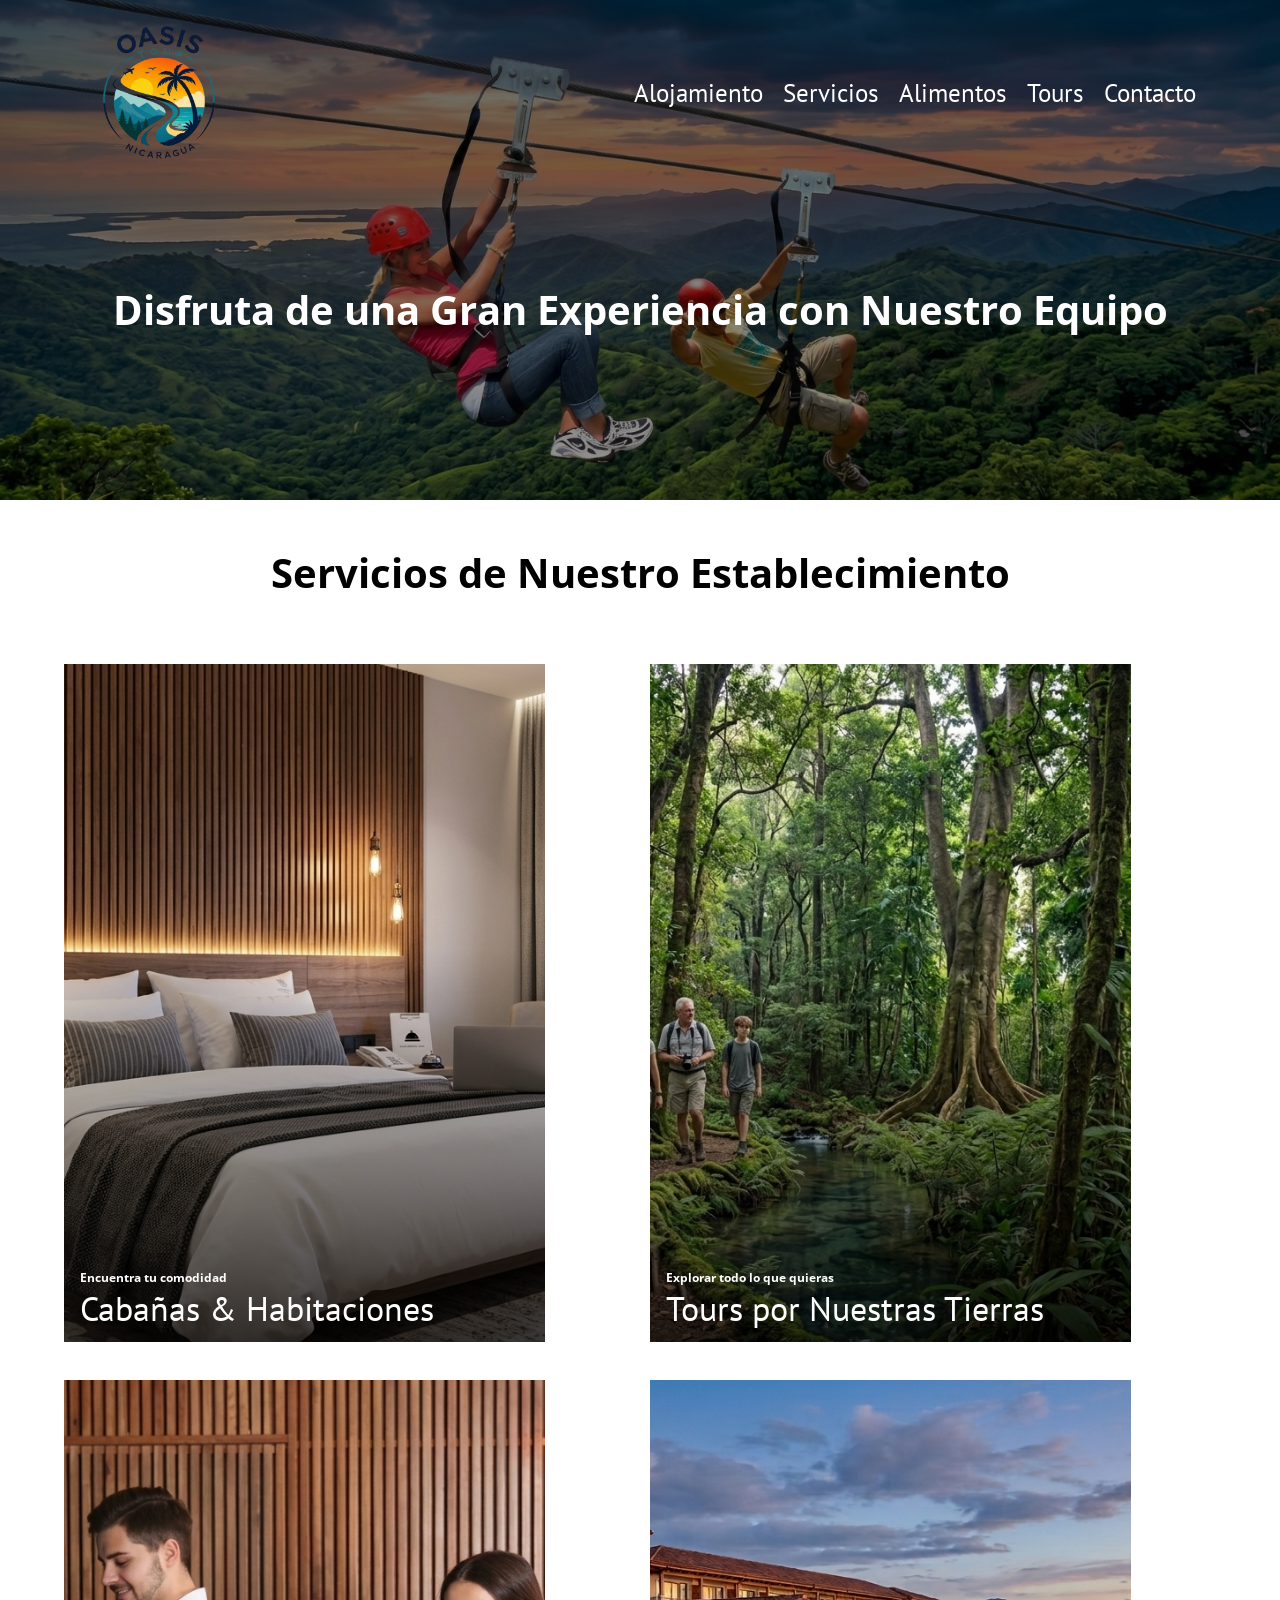
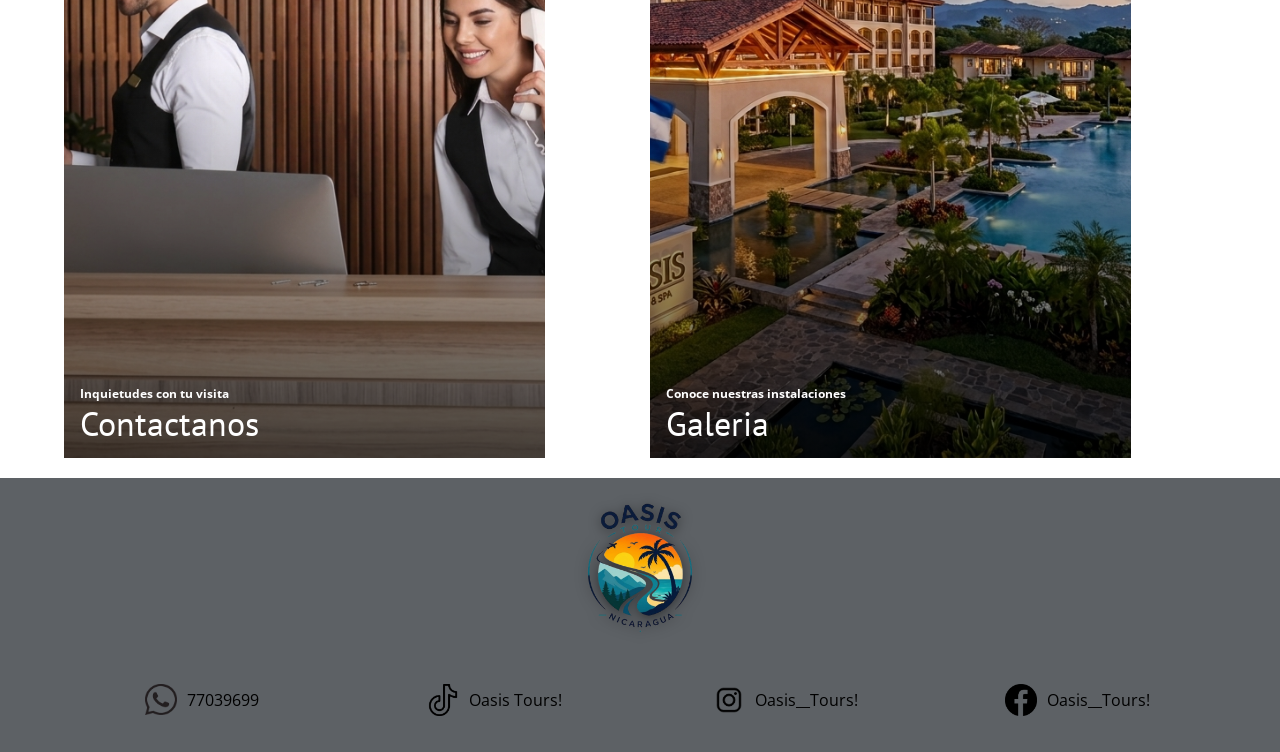
<file: index.html>
<!DOCTYPE html>
<html lang="en">

<head>
    <meta charset="UTF-8">
    <meta name="viewport" content="width=device-width, initial-scale=1.0">
    <link rel="stylesheet" href="css/normalize.css">
    <link rel="stylesheet" href="css/style.css">

    <link
        href="https://fonts.googleapis.com/css2?family=Krub&family=Open+Sans:ital,wght@0,300..800;1,300..800&family=Staatliches&display=swap"
        rel="stylesheet">
    <link rel="preconnect" href="https://fonts.googleapis.com">
    <link rel="preconnect" href="https://fonts.gstatic.com" crossorigin>
    <link
        href="https://fonts.googleapis.com/css2?family=Krub&family=Open+Sans:ital,wght@0,300..800;1,300..800&family=PT+Sans:ital,wght@0,400;0,700;1,400;1,700&family=Staatliches&display=swap"
        rel="stylesheet">
    <title>Oasis Tours</title>
</head>

<body>
    <header class="header">

        <div class="contenedor">
            <div class="header__navegacion">

                <a class="header__logo no-margin" href="index.html">
                    <img class="no-margin oasis__logo" src="image/logo.png" alt="logo">
                </a>

                <nav class="barra__navegacion">
                    <a href="alojamiento.html" class="barra__enlace">Alojamiento</a>
                    <a href="servicios.html" class="barra__enlace">Servicios</a>
                    <a href="alimentos.html" class="barra__enlace">Alimentos</a>
                    <a href="tours.html" class="barra__enlace">Tours</a>
                    <a href="contacto.html" class="barra__enlace">Contacto</a>
                </nav>
            </div>

        </div>
        <div class="header__texto">
            <h2 class="no-margin frase__header">Disfruta de una Gran Experiencia con Nuestro Equipo</h2>

        </div>
    </header>

    <div class="contenedor">
        <main class="principal">
            <h2 class="centrar-texto">Servicios de Nuestro Establecimiento</h2>

            <div class="principal__opciones">
                <div class="opciones__image">
                    <a href="alojamiento.html">
                        <img src="image/alojamiento.jpg" alt="">

                        <div class="image__text no-margin no-padding">
                            <p class="image__eyebrow">Encuentra tu comodidad</p>
                            <h3>Cabañas &amp; Habitaciones</h3>
                        </div>
                    </a>
                </div>

                <div class="opciones__image">
                    <a href="tours.html">
                        <img src="image/tours.jpg" alt="">

                        <div class="image__text no-margin no-padding">
                            <p class="image__eyebrow">Explorar todo lo que quieras</p>
                            <h3>Tours por Nuestras Tierras</h3>
                        </div>
                    </a>
                </div>

                <div class="opciones__image">
                    <a href="contacto.html">
                        <img src="image/contacto.jpg" alt="">

                        <div class="image__text no-margin no-padding">
                            <p class="image__eyebrow">Inquietudes con tu visita</p>
                            <h3>Contactanos</h3>
                        </div>
                    </a>
                </div>
                <div class="opciones__image">
                    <a href="galeria.html">
                        <img src="image/galeria.jpg" alt="">
                        <div class="image__text no-margin no-padding">
                            <p class="image__eyebrow">Conoce nuestras instalaciones</p>
                            <h3>Galeria</h3>
                        </div>
                    </a>
                </div>
            </div>

        </main>
    </div>

    <footer class="footer">
        <div class="footer__logo">
            <img class="logo__oasis" src="image/logo.png" alt="logo__oasis">
        </div>
        <div class="footer__fondo">

            <div class="footer__logos">
                <img class="footer__whatssap" src="image/logo_whatssapp.png" alt="logo__whatsapp">
                <p>77039699</p>
            </div>

            <div class="footer__logos">
                <img class="footer__whatssap" src="image/logo__tiktok.png" alt="logo__whatsapp">
                <p>Oasis Tours!</p>
            </div>

            <div class="footer__logos">
                <img class="footer__whatssap" src="image/insta__logo.png" alt="logo__whatsapp">
                <p>Oasis__Tours!</p>
            </div>

            <div class="footer__logos">
                <img class="footer__whatssap" src="image/facebook__logo.png" alt="logo__whatsapp">
                <p>Oasis__Tours!</p>
            </div>
        </div>
    </footer>
</body>

</html>
</file>
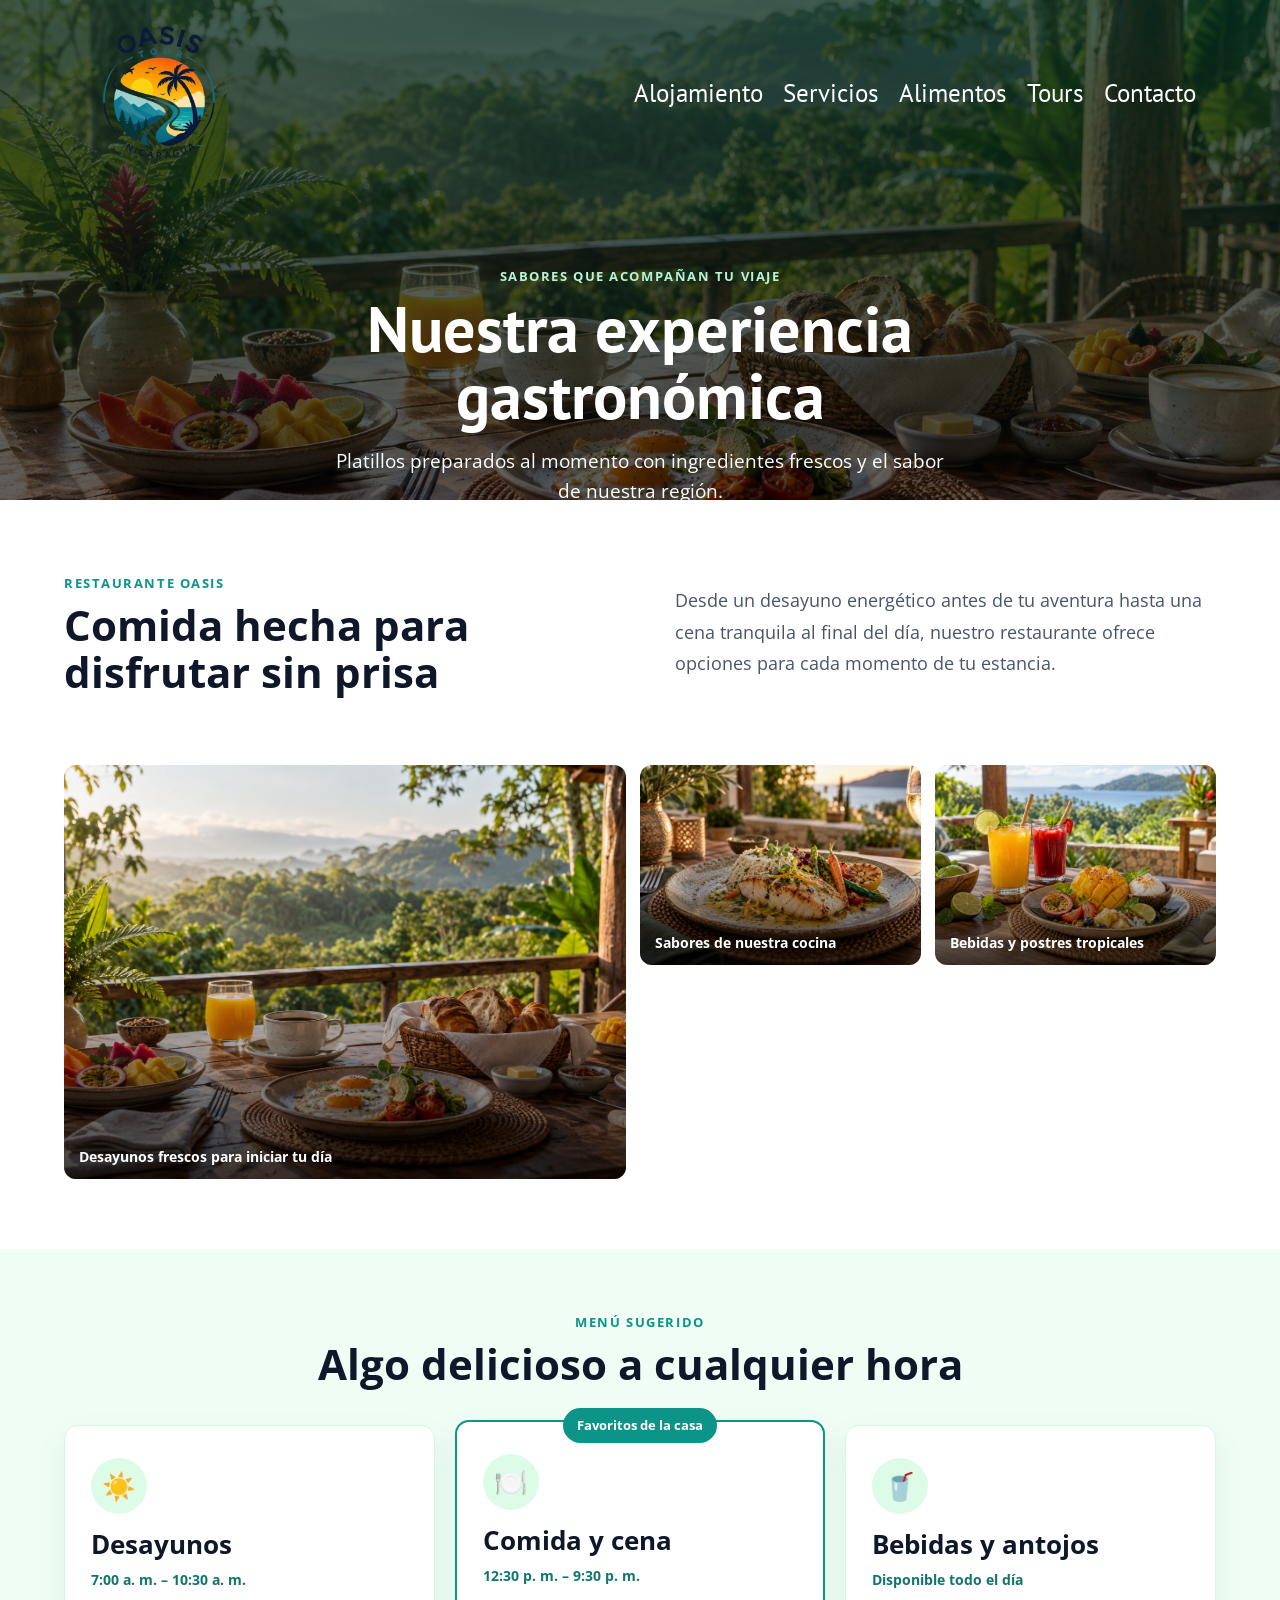
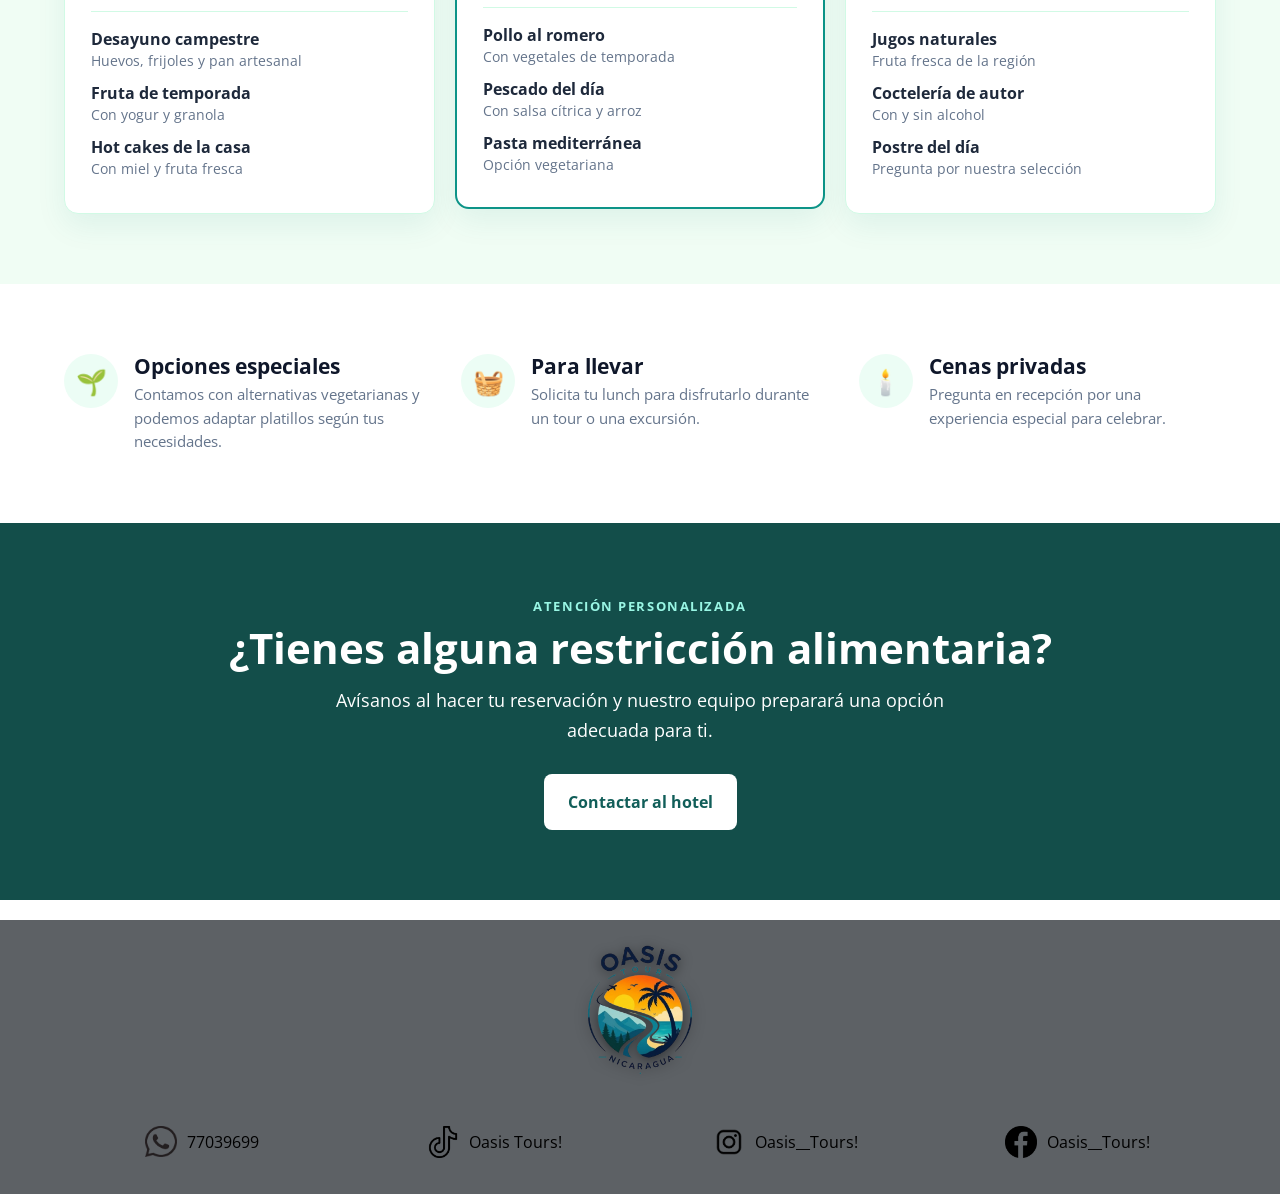
<file: alimentos.html>
<!DOCTYPE html>
<html lang="es">

<head>
    <meta charset="UTF-8">
    <meta name="viewport" content="width=device-width, initial-scale=1.0">
    <meta name="description" content="Conoce la oferta gastronómica de Oasis Tours.">
    <link rel="stylesheet" href="css/normalize.css">
    <link rel="stylesheet" href="css/style.css">
    <link rel="stylesheet" href="css/alimentos.css">
    <link rel="preconnect" href="https://fonts.googleapis.com">
    <link rel="preconnect" href="https://fonts.gstatic.com" crossorigin>
    <link href="https://fonts.googleapis.com/css2?family=Open+Sans:wght@400;600;700&family=PT+Sans:wght@400;700&display=swap" rel="stylesheet">
    <title>Alimentos | Oasis Tours</title>
</head>

<body>
    <header class="header alimentos-header">
        <div class="contenedor">
            <div class="header__navegacion">
                <a class="header__logo no-margin" href="index.html">
                    <img class="no-margin oasis__logo" src="image/logo.png" alt="Oasis Tours">
                </a>
                <nav class="barra__navegacion" aria-label="Navegación principal">
                    <a href="alojamiento.html" class="barra__enlace">Alojamiento</a>
                    <a href="servicios.html" class="barra__enlace">Servicios</a>
                    <a href="alimentos.html" class="barra__enlace">Alimentos</a>
                    <a href="tours.html" class="barra__enlace">Tours</a>
                    <a href="contacto.html" class="barra__enlace">Contacto</a>
                </nav>
            </div>
        </div>
        <div class="header__texto alimentos-header__texto">
            <p class="alimentos-header__eyebrow">Sabores que acompañan tu viaje</p>
            <h1 class="no-margin frase__header">Nuestra experiencia gastronómica</h1>
            <p>Platillos preparados al momento con ingredientes frescos y el sabor de nuestra región.</p>
        </div>
    </header>

    <main>
        <section class="alimentos-intro contenedor" aria-labelledby="alimentos-titulo">
            <div>
                <p class="alimentos-etiqueta">Restaurante Oasis</p>
                <h2 id="alimentos-titulo">Comida hecha para disfrutar sin prisa</h2>
            </div>
            <p>Desde un desayuno energético antes de tu aventura hasta una cena tranquila al final del día, nuestro restaurante ofrece opciones para cada momento de tu estancia.</p>
        </section>

        <section class="galeria-gastronomica contenedor" aria-label="Galería de alimentos">
            <figure class="galeria-gastronomica__foto galeria-gastronomica__foto--grande">
                <img src="image/gastronomia-desayuno.png" alt="Desayuno con fruta fresca, café y pan artesanal">
                <figcaption>Desayunos frescos para iniciar tu día</figcaption>
            </figure>
            <figure class="galeria-gastronomica__foto">
                <img src="image/gastronomia-cena.png" alt="Plato de pescado con vegetales de temporada">
                <figcaption>Sabores de nuestra cocina</figcaption>
            </figure>
            <figure class="galeria-gastronomica__foto">
                <img src="image/gastronomia-bebidas.png" alt="Jugos naturales y postre con fruta tropical">
                <figcaption>Bebidas y postres tropicales</figcaption>
            </figure>
        </section>

        <section class="menu-section" aria-labelledby="menu-titulo">
            <div class="contenedor">
                <div class="section-title alimentos-section-title">
                    <p class="alimentos-etiqueta">Menú sugerido</p>
                    <h2 id="menu-titulo">Algo delicioso a cualquier hora</h2>
                </div>

                <div class="menu-grid">
                    <article class="menu-card">
                        <span class="menu-card__icon" aria-hidden="true">☀️</span>
                        <h3>Desayunos</h3>
                        <p class="menu-card__horario">7:00 a. m. – 10:30 a. m.</p>
                        <ul>
                            <li><span>Desayuno campestre</span><strong>Huevos, frijoles y pan artesanal</strong></li>
                            <li><span>Fruta de temporada</span><strong>Con yogur y granola</strong></li>
                            <li><span>Hot cakes de la casa</span><strong>Con miel y fruta fresca</strong></li>
                        </ul>
                    </article>

                    <article class="menu-card menu-card--featured">
                        <span class="menu-card__badge">Favoritos de la casa</span>
                        <span class="menu-card__icon" aria-hidden="true">🍽️</span>
                        <h3>Comida y cena</h3>
                        <p class="menu-card__horario">12:30 p. m. – 9:30 p. m.</p>
                        <ul>
                            <li><span>Pollo al romero</span><strong>Con vegetales de temporada</strong></li>
                            <li><span>Pescado del día</span><strong>Con salsa cítrica y arroz</strong></li>
                            <li><span>Pasta mediterránea</span><strong>Opción vegetariana</strong></li>
                        </ul>
                    </article>

                    <article class="menu-card">
                        <span class="menu-card__icon" aria-hidden="true">🥤</span>
                        <h3>Bebidas y antojos</h3>
                        <p class="menu-card__horario">Disponible todo el día</p>
                        <ul>
                            <li><span>Jugos naturales</span><strong>Fruta fresca de la región</strong></li>
                            <li><span>Coctelería de autor</span><strong>Con y sin alcohol</strong></li>
                            <li><span>Postre del día</span><strong>Pregunta por nuestra selección</strong></li>
                        </ul>
                    </article>
                </div>
            </div>
        </section>

        <section class="alimentos-beneficios contenedor" aria-label="Opciones disponibles">
            <article><span aria-hidden="true">🌱</span><div><h3>Opciones especiales</h3><p>Contamos con alternativas vegetarianas y podemos adaptar platillos según tus necesidades.</p></div></article>
            <article><span aria-hidden="true">🧺</span><div><h3>Para llevar</h3><p>Solicita tu lunch para disfrutarlo durante un tour o una excursión.</p></div></article>
            <article><span aria-hidden="true">🕯️</span><div><h3>Cenas privadas</h3><p>Pregunta en recepción por una experiencia especial para celebrar.</p></div></article>
        </section>

        <section class="alimentos-cta">
            <div class="contenedor">
                <p class="alimentos-etiqueta">Atención personalizada</p>
                <h2>¿Tienes alguna restricción alimentaria?</h2>
                <p>Avísanos al hacer tu reservación y nuestro equipo preparará una opción adecuada para ti.</p>
                <a class="alimentos-boton" href="contacto.html">Contactar al hotel</a>
            </div>
        </section>
    </main>

    <footer class="footer">
        <div class="footer__logo"><img class="logo__oasis" src="image/logo.png" alt="Oasis Tours"></div>
        <div class="footer__fondo">
            <div class="footer__logos"><img class="footer__whatssap" src="image/logo_whatssapp.png" alt="WhatsApp"><p>77039699</p></div>
            <div class="footer__logos"><img class="footer__whatssap" src="image/logo__tiktok.png" alt="TikTok"><p>Oasis Tours!</p></div>
            <div class="footer__logos"><img class="footer__whatssap" src="image/insta__logo.png" alt="Instagram"><p>Oasis__Tours!</p></div>
            <div class="footer__logos"><img class="footer__whatssap" src="image/facebook__logo.png" alt="Facebook"><p>Oasis__Tours!</p></div>
        </div>
    </footer>
</body>
</html>
</file>
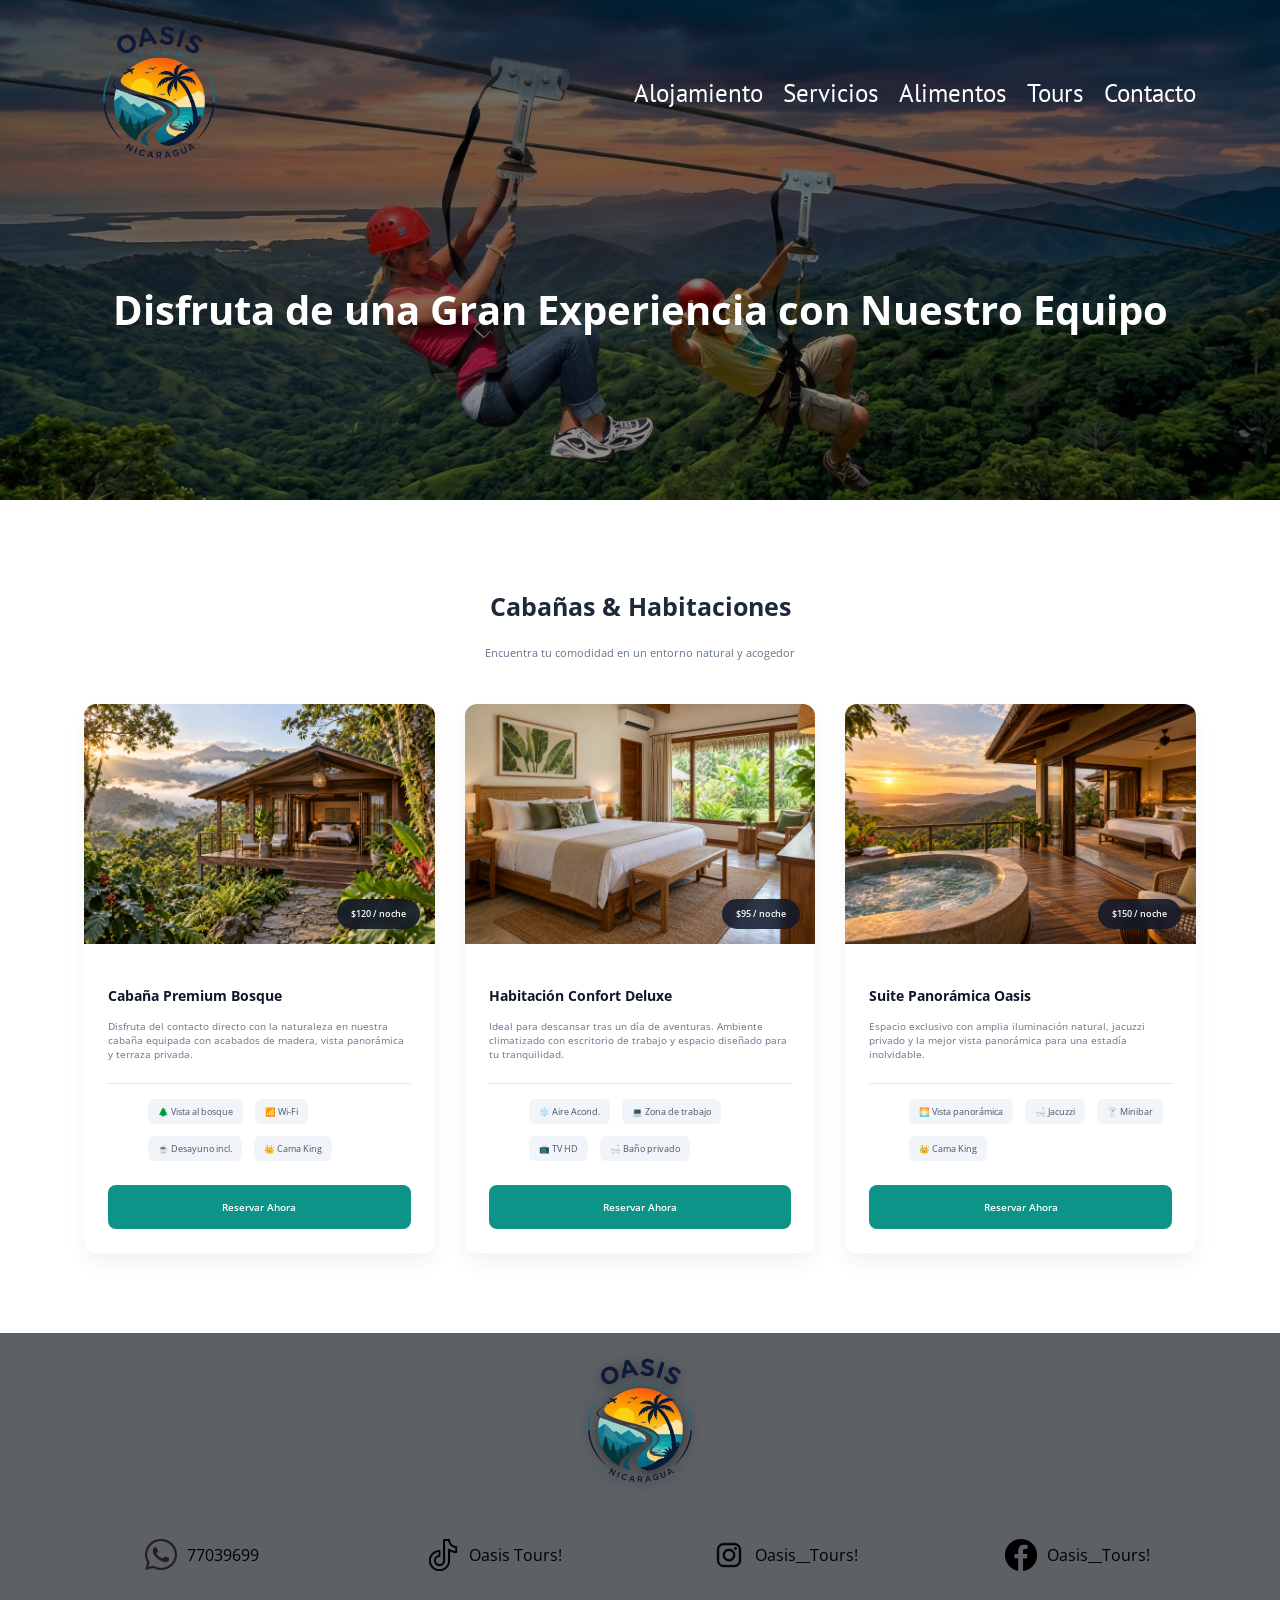
<file: alojamiento.html>
<!DOCTYPE html>
<html lang="en">

<head>
    <meta charset="UTF-8">
    <meta name="viewport" content="width=device-width, initial-scale=1.0">

    <link rel="stylesheet" href="css/normalize.css">
    <link rel="stylesheet" href="css/style_2.css">
    <link rel="stylesheet" href="css/style.css">
    <link
        href="https://fonts.googleapis.com/css2?family=Krub&family=Open+Sans:ital,wght@0,300..800;1,300..800&family=Staatliches&display=swap"
        rel="stylesheet">
    <link rel="preconnect" href="https://fonts.googleapis.com">
    <link rel="preconnect" href="https://fonts.gstatic.com" crossorigin>
    <link
        href="https://fonts.googleapis.com/css2?family=Krub&family=Open+Sans:ital,wght@0,300..800;1,300..800&family=PT+Sans:ital,wght@0,400;0,700;1,400;1,700&family=Staatliches&display=swap"
        rel="stylesheet">
    <title>Oasis</title>
</head>

<body>

    <header class="header">

        <div class="contenedor">
            <div class="header__navegacion">

                <a class="header__logo no-margin" href="index.html">
                    <img class="no-margin oasis__logo" src="image/logo.png" alt="logo">
                </a>

                <nav class="barra__navegacion">
                    <a href="alojamiento.html" class="barra__enlace">Alojamiento</a>
                    <a href="servicios.html" class="barra__enlace">Servicios</a>
                    <a href="alimentos.html" class="barra__enlace">Alimentos</a>
                    <a href="tours.html" class="barra__enlace">Tours</a>
                    <a href="contacto.html" class="barra__enlace">Contacto</a>
                </nav>
            </div>

        </div>
        <div class="header__texto">
            <h2 class="no-margin frase__header">Disfruta de una Gran Experiencia con Nuestro Equipo</h2>

        </div>
    </header>
    <main class="contenedor">
        <section class="alojamiento-container">
            <div class="section-title">
                <h2>Cabañas & Habitaciones</h2>
                <p>Encuentra tu comodidad en un entorno natural y acogedor</p>
            </div>

            <div class="cards-grid">

                <!-- Cabaña Rústica -->
                <article class="card">
                    <div class="card-img-wrapper">
                        <img src="image/cabana-premium.png" alt="Cabaña premium de madera rodeada de naturaleza">
                        <span class="price-tag">$120 / noche</span>
                    </div>
                    <div class="card-content">
                        <h3>Cabaña Premium Bosque</h3>
                        <p>Disfruta del contacto directo con la naturaleza en nuestra cabaña equipada con acabados de
                            madera, vista panorámica y terraza privada.</p>
                        <ul class="card-features">
                            <li>🌲 Vista al bosque</li>
                            <li>📶 Wi-Fi</li>
                            <li>☕ Desayuno incl.</li>
                            <li>👑 Cama King</li>
                        </ul>
                        <a href="#" class="btn-reserva">Reservar Ahora</a>
                    </div>
                </article>

                <!-- Suite Confort -->
                <article class="card">
                    <div class="card-img-wrapper">
                        <img src="image/habitacion-confort.png" alt="Habitación confort con vista al jardín">
                        <span class="price-tag">$95 / noche</span>
                    </div>
                    <div class="card-content">
                        <h3>Habitación Confort Deluxe</h3>
                        <p>Ideal para descansar tras un día de aventuras. Ambiente climatizado con escritorio de trabajo
                            y espacio diseñado para tu tranquilidad.</p>
                        <ul class="card-features">
                            <li>❄️ Aire Acond.</li>
                            <li>💻 Zona de trabajo</li>
                            <li>📺 TV HD</li>
                            <li>🛁 Baño privado</li>
                        </ul>
                        <a href="#" class="btn-reserva">Reservar Ahora</a>
                    </div>
                </article>

                <!-- Suite Panorámica -->
                <article class="card">
                    <div class="card-img-wrapper">
                        <img src="image/suite-panoramica.png" alt="Suite panorámica con terraza y jacuzzi">
                        <span class="price-tag">$150 / noche</span>
                    </div>
                    <div class="card-content">
                        <h3>Suite Panorámica Oasis</h3>
                        <p>Espacio exclusivo con amplia iluminación natural, jacuzzi privado y la mejor vista panorámica
                            para una estadía inolvidable.</p>
                        <ul class="card-features">
                            <li>🌅 Vista panorámica</li>
                            <li>🛁 Jacuzzi</li>
                            <li>🍸 Minibar</li>
                            <li>👑 Cama King</li>
                        </ul>
                        <a href="#" class="btn-reserva">Reservar Ahora</a>
                    </div>
                </article>

            </div>
        </section>
    </main>

    <footer class="footer">
        <div class="footer__logo">
            <img class="logo__oasis" src="image/logo.png" alt="logo__oasis">
        </div>
        <div class="footer__fondo">

            <div class="footer__logos">
                <img class="footer__whatssap" src="image/logo_whatssapp.png" alt="logo__whatsapp">
                <p>77039699</p>
            </div>

            <div class="footer__logos">
                <img class="footer__whatssap" src="image/logo__tiktok.png" alt="logo__whatsapp">
                <p>Oasis Tours!</p>
            </div>

            <div class="footer__logos">
                <img class="footer__whatssap" src="image/insta__logo.png" alt="logo__whatsapp">
                <p>Oasis__Tours!</p>
            </div>

            <div class="footer__logos">
                <img class="footer__whatssap" src="image/facebook__logo.png" alt="logo__whatsapp">
                <p>Oasis__Tours!</p>
            </div>
        </div>
    </footer>
    <script src="js/reservas.js"></script>
</body>

</html>
</file>
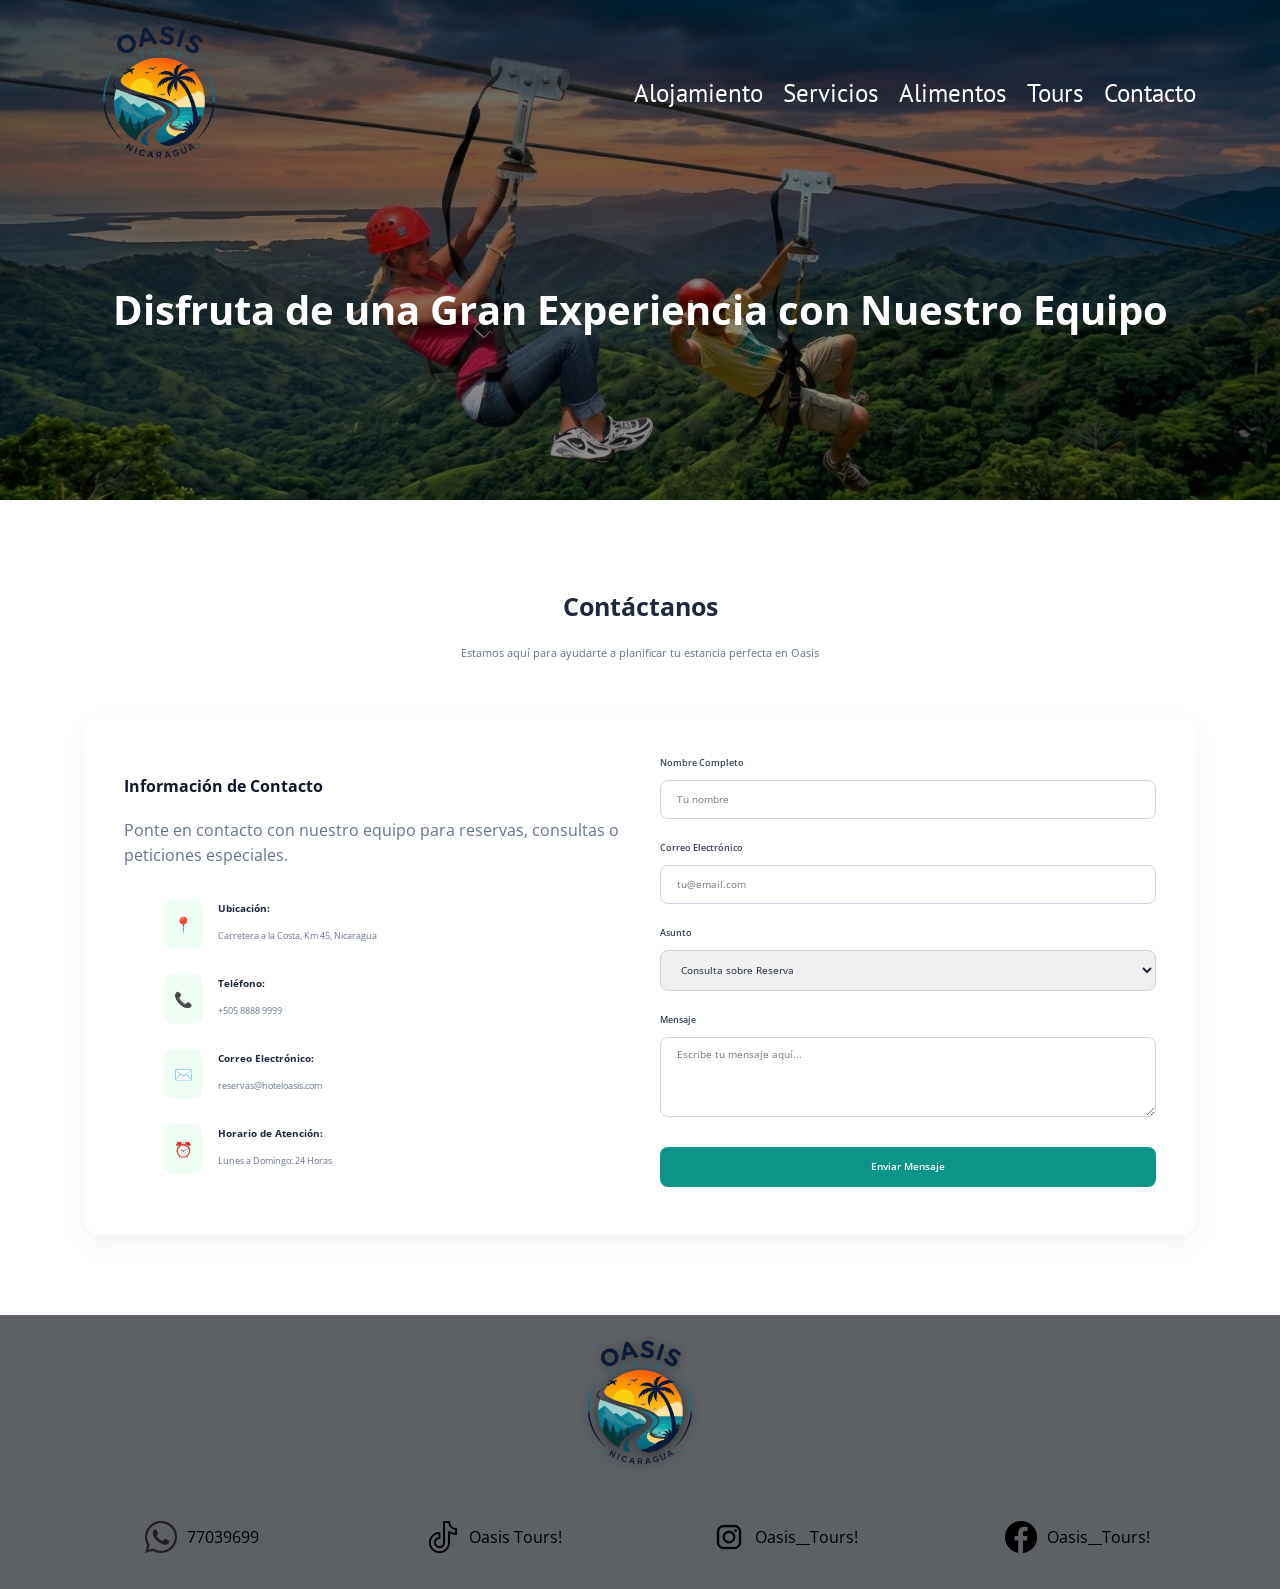
<file: contacto.html>
<!DOCTYPE html>
<html lang="en">

<head>
    <meta charset="UTF-8">
    <meta name="viewport" content="width=device-width, initial-scale=1.0">

    <link rel="stylesheet" href="css/normalize.css">
    <link rel="stylesheet" href="css/style_5.css">
    <link rel="stylesheet" href="css/style.css">

    <link
        href="https://fonts.googleapis.com/css2?family=Krub&family=Open+Sans:ital,wght@0,300..800;1,300..800&family=Staatliches&display=swap"
        rel="stylesheet">
    <link rel="preconnect" href="https://fonts.googleapis.com">
    <link rel="preconnect" href="https://fonts.gstatic.com" crossorigin>
    <link
        href="https://fonts.googleapis.com/css2?family=Krub&family=Open+Sans:ital,wght@0,300..800;1,300..800&family=PT+Sans:ital,wght@0,400;0,700;1,400;1,700&family=Staatliches&display=swap"
        rel="stylesheet">
    <title>Document</title>
</head>

<body>
    <header class="header">

        <div class="contenedor">
            <div class="header__navegacion">

                <a class="header__logo no-margin" href="index.html">
                    <img class="no-margin oasis__logo" src="image/logo.png" alt="logo">
                </a>

                <nav class="barra__navegacion">
                    <a href="alojamiento.html" class="barra__enlace">Alojamiento</a>
                    <a href="servicios.html" class="barra__enlace">Servicios</a>
                    <a href="alimentos.html" class="barra__enlace">Alimentos</a>
                    <a href="tours.html" class="barra__enlace">Tours</a>
                    <a href="contacto.html" class="barra__enlace">Contacto</a>
                </nav>
            </div>

        </div>
        <div class="header__texto">
            <h2 class="no-margin frase__header">Disfruta de una Gran Experiencia con Nuestro Equipo</h2>

        </div>
    </header>
    <main class="contenedor">

        <section class="contacto-container">
            <div class="section-title">
                <h2>Contáctanos</h2>
                <p>Estamos aquí para ayudarte a planificar tu estancia perfecta en Oasis</p>
            </div>

            <div class="contacto-wrapper">
                <!-- Información de Contacto -->
                <div class="contacto-info">
                    <h3>Información de Contacto</h3>
                    <p>Ponte en contacto con nuestro equipo para reservas, consultas o peticiones especiales.</p>

                    <ul class="info-list">
                        <li>
                            <span class="info-icon">📍</span>
                            <div>
                                <strong>Ubicación:</strong>
                                <p>Carretera a la Costa, Km 45, Nicaragua</p>
                            </div>
                        </li>
                        <li>
                            <span class="info-icon">📞</span>
                            <div>
                                <strong>Teléfono:</strong>
                                <p>+505 8888 9999</p>
                            </div>
                        </li>
                        <li>
                            <span class="info-icon">✉️</span>
                            <div>
                                <strong>Correo Electrónico:</strong>
                                <p>reservas@hoteloasis.com</p>
                            </div>
                        </li>
                        <li>
                            <span class="info-icon">⏰</span>
                            <div>
                                <strong>Horario de Atención:</strong>
                                <p>Lunes a Domingo: 24 Horas</p>
                            </div>
                        </li>
                    </ul>
                </div>

                <!-- Formulario de Contacto -->
                <form class="contacto-form" action="#" method="POST">
                    <div class="form-group">
                        <label for="nombre">Nombre Completo</label>
                        <input type="text" id="nombre" name="nombre" placeholder="Tu nombre" required>
                    </div>

                    <div class="form-group">
                        <label for="email">Correo Electrónico</label>
                        <input type="email" id="email" name="email" placeholder="tu@email.com" required>
                    </div>

                    <div class="form-group">
                        <label for="asunto">Asunto</label>
                        <select id="asunto" name="asunto">
                            <option value="reserva">Consulta sobre Reserva</option>
                            <option value="tours">Información de Tours</option>
                            <option value="eventos">Eventos & Grupos</option>
                            <option value="otro">Otro</option>
                        </select>
                    </div>

                    <div class="form-group">
                        <label for="mensaje">Mensaje</label>
                        <textarea id="mensaje" name="mensaje" rows="5" placeholder="Escribe tu mensaje aquí..."
                            required></textarea>
                    </div>

                    <button type="submit" class="btn-enviar">Enviar Mensaje</button>
                </form>
            </div>
        </section>
    </main>

    <footer class="footer">
        <div class="footer__logo">
            <img class="logo__oasis" src="image/logo.png" alt="logo__oasis">
        </div>
        <div class="footer__fondo">

            <div class="footer__logos">
                <img class="footer__whatssap" src="image/logo_whatssapp.png" alt="logo__whatsapp">
                <p>77039699</p>
            </div>

            <div class="footer__logos">
                <img class="footer__whatssap" src="image/logo__tiktok.png" alt="logo__whatsapp">
                <p>Oasis Tours!</p>
            </div>

            <div class="footer__logos">
                <img class="footer__whatssap" src="image/insta__logo.png" alt="logo__whatsapp">
                <p>Oasis__Tours!</p>
            </div>

            <div class="footer__logos">
                <img class="footer__whatssap" src="image/facebook__logo.png" alt="logo__whatsapp">
                <p>Oasis__Tours!</p>
            </div>
        </div>
    </footer>
</body>

</html>
</file>
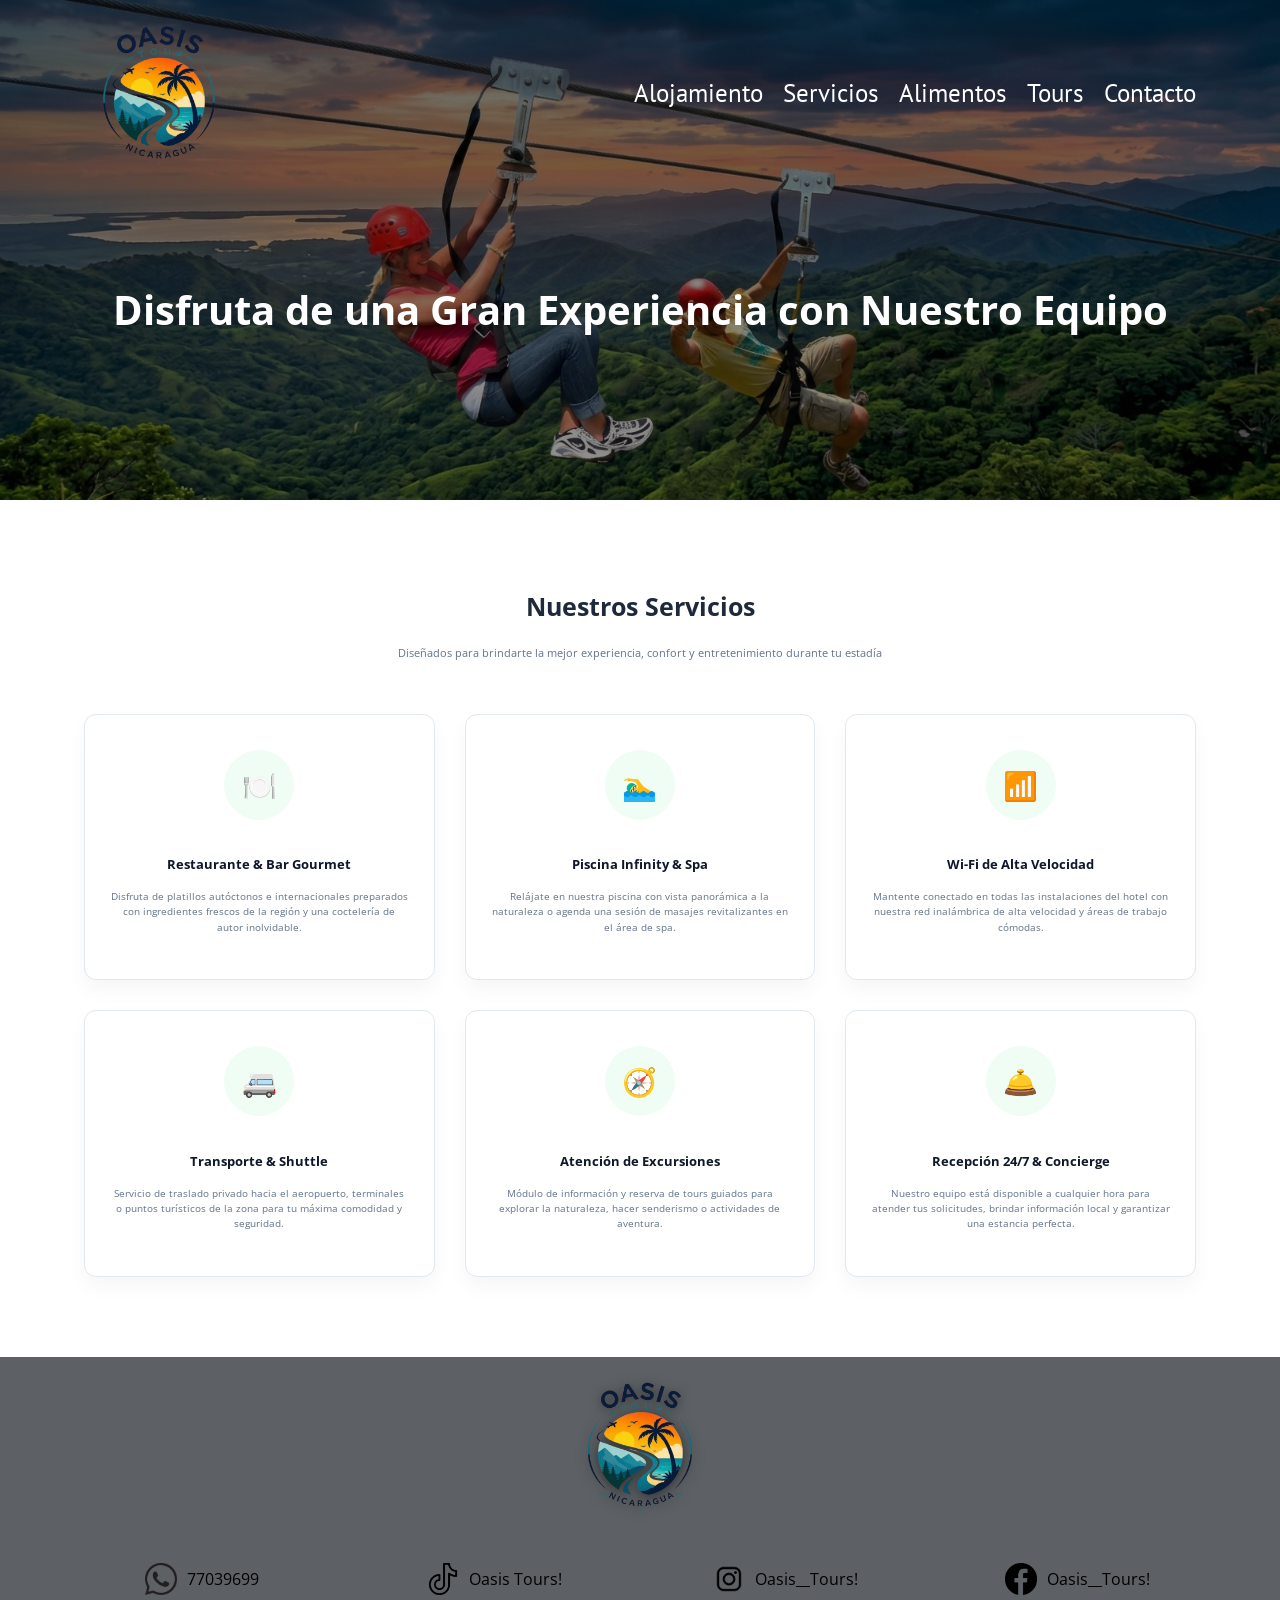
<file: servicios.html>
<!DOCTYPE html>
<html lang="en">

<head>
    <meta charset="UTF-8">
    <meta name="viewport" content="width=device-width, initial-scale=1.0">
    <link rel="stylesheet" href="css/normalize.css">
    <link rel="stylesheet" href="css/style.css">
    <link rel="stylesheet" href="css/style_4.css">

    <link
        href="https://fonts.googleapis.com/css2?family=Krub&family=Open+Sans:ital,wght@0,300..800;1,300..800&family=Staatliches&display=swap"
        rel="stylesheet">
    <link rel="preconnect" href="https://fonts.googleapis.com">
    <link rel="preconnect" href="https://fonts.gstatic.com" crossorigin>
    <link
        href="https://fonts.googleapis.com/css2?family=Krub&family=Open+Sans:ital,wght@0,300..800;1,300..800&family=PT+Sans:ital,wght@0,400;0,700;1,400;1,700&family=Staatliches&display=swap"
        rel="stylesheet">
    <title>Document</title>
</head>

<body>

    <header class="header">

        <div class="contenedor">
            <div class="header__navegacion">

                <a class="header__logo no-margin" href="index.html">
                    <img class="no-margin oasis__logo" src="image/logo.png" alt="logo">
                </a>

                <nav class="barra__navegacion">
                    <a href="alojamiento.html" class="barra__enlace">Alojamiento</a>
                    <a href="servicios.html" class="barra__enlace">Servicios</a>
                    <a href="alimentos.html" class="barra__enlace">Alimentos</a>
                    <a href="tours.html" class="barra__enlace">Tours</a>
                    <a href="contacto.html" class="barra__enlace">Contacto</a>
                </nav>
            </div>

        </div>
        <div class="header__texto">
            <h2 class="no-margin frase__header">Disfruta de una Gran Experiencia con Nuestro Equipo</h2>

        </div>
    </header>
    <main class="contenedor">
        <section class="servicios-container">
            <div class="section-title">
                <h2>Nuestros Servicios</h2>
                <p>Diseñados para brindarte la mejor experiencia, confort y entretenimiento durante tu estadía</p>
            </div>

            <div class="servicios-grid">

                <!-- Servicio 1: Gastronomía -->
                <article class="servicio-card">
                    <div class="servicio-icon">🍽️</div>
                    <h3>Restaurante & Bar Gourmet</h3>
                    <p>Disfruta de platillos autóctonos e internacionales preparados con ingredientes frescos de la
                        región y una coctelería de autor inolvidable.</p>
                </article>

                <!-- Servicio 2: Piscina / Relax -->
                <article class="servicio-card">
                    <div class="servicio-icon">🏊‍♂️</div>
                    <h3>Piscina Infinity & Spa</h3>
                    <p>Relájate en nuestra piscina con vista panorámica a la naturaleza o agenda una sesión de masajes
                        revitalizantes en el área de spa.</p>
                </article>

                <!-- Servicio 3: Wifi & Conectividad -->
                <article class="servicio-card">
                    <div class="servicio-icon">📶</div>
                    <h3>Wi-Fi de Alta Velocidad</h3>
                    <p>Mantente conectado en todas las instalaciones del hotel con nuestra red inalámbrica de alta
                        velocidad y áreas de trabajo cómodas.</p>
                </article>

                <!-- Servicio 4: Transporte -->
                <article class="servicio-card">
                    <div class="servicio-icon">🚐</div>
                    <h3>Transporte & Shuttle</h3>
                    <p>Servicio de traslado privado hacia el aeropuerto, terminales o puntos turísticos de la zona para
                        tu máxima comodidad y seguridad.</p>
                </article>

                <!-- Servicio 5: Guía & Tours -->
                <article class="servicio-card">
                    <div class="servicio-icon">🧭</div>
                    <h3>Atención de Excursiones</h3>
                    <p>Módulo de información y reserva de tours guiados para explorar la naturaleza, hacer senderismo o
                        actividades de aventura.</p>
                </article>

                <!-- Servicio 6: Recepción 24/7 -->
                <article class="servicio-card">
                    <div class="servicio-icon">🛎️</div>
                    <h3>Recepción 24/7 & Concierge</h3>
                    <p>Nuestro equipo está disponible a cualquier hora para atender tus solicitudes, brindar información
                        local y garantizar una estancia perfecta.</p>
                </article>

            </div>
        </section>
    </main>

    <footer class="footer">
        <div class="footer__logo">
            <img class="logo__oasis" src="image/logo.png" alt="logo__oasis">
        </div>
        <div class="footer__fondo">

            <div class="footer__logos">
                <img class="footer__whatssap" src="image/logo_whatssapp.png" alt="logo__whatsapp">
                <p>77039699</p>
            </div>

            <div class="footer__logos">
                <img class="footer__whatssap" src="image/logo__tiktok.png" alt="logo__whatsapp">
                <p>Oasis Tours!</p>
            </div>

            <div class="footer__logos">
                <img class="footer__whatssap" src="image/insta__logo.png" alt="logo__whatsapp">
                <p>Oasis__Tours!</p>
            </div>

            <div class="footer__logos">
                <img class="footer__whatssap" src="image/facebook__logo.png" alt="logo__whatsapp">
                <p>Oasis__Tours!</p>
            </div>
        </div>
    </footer>
</body>

</html>
</file>
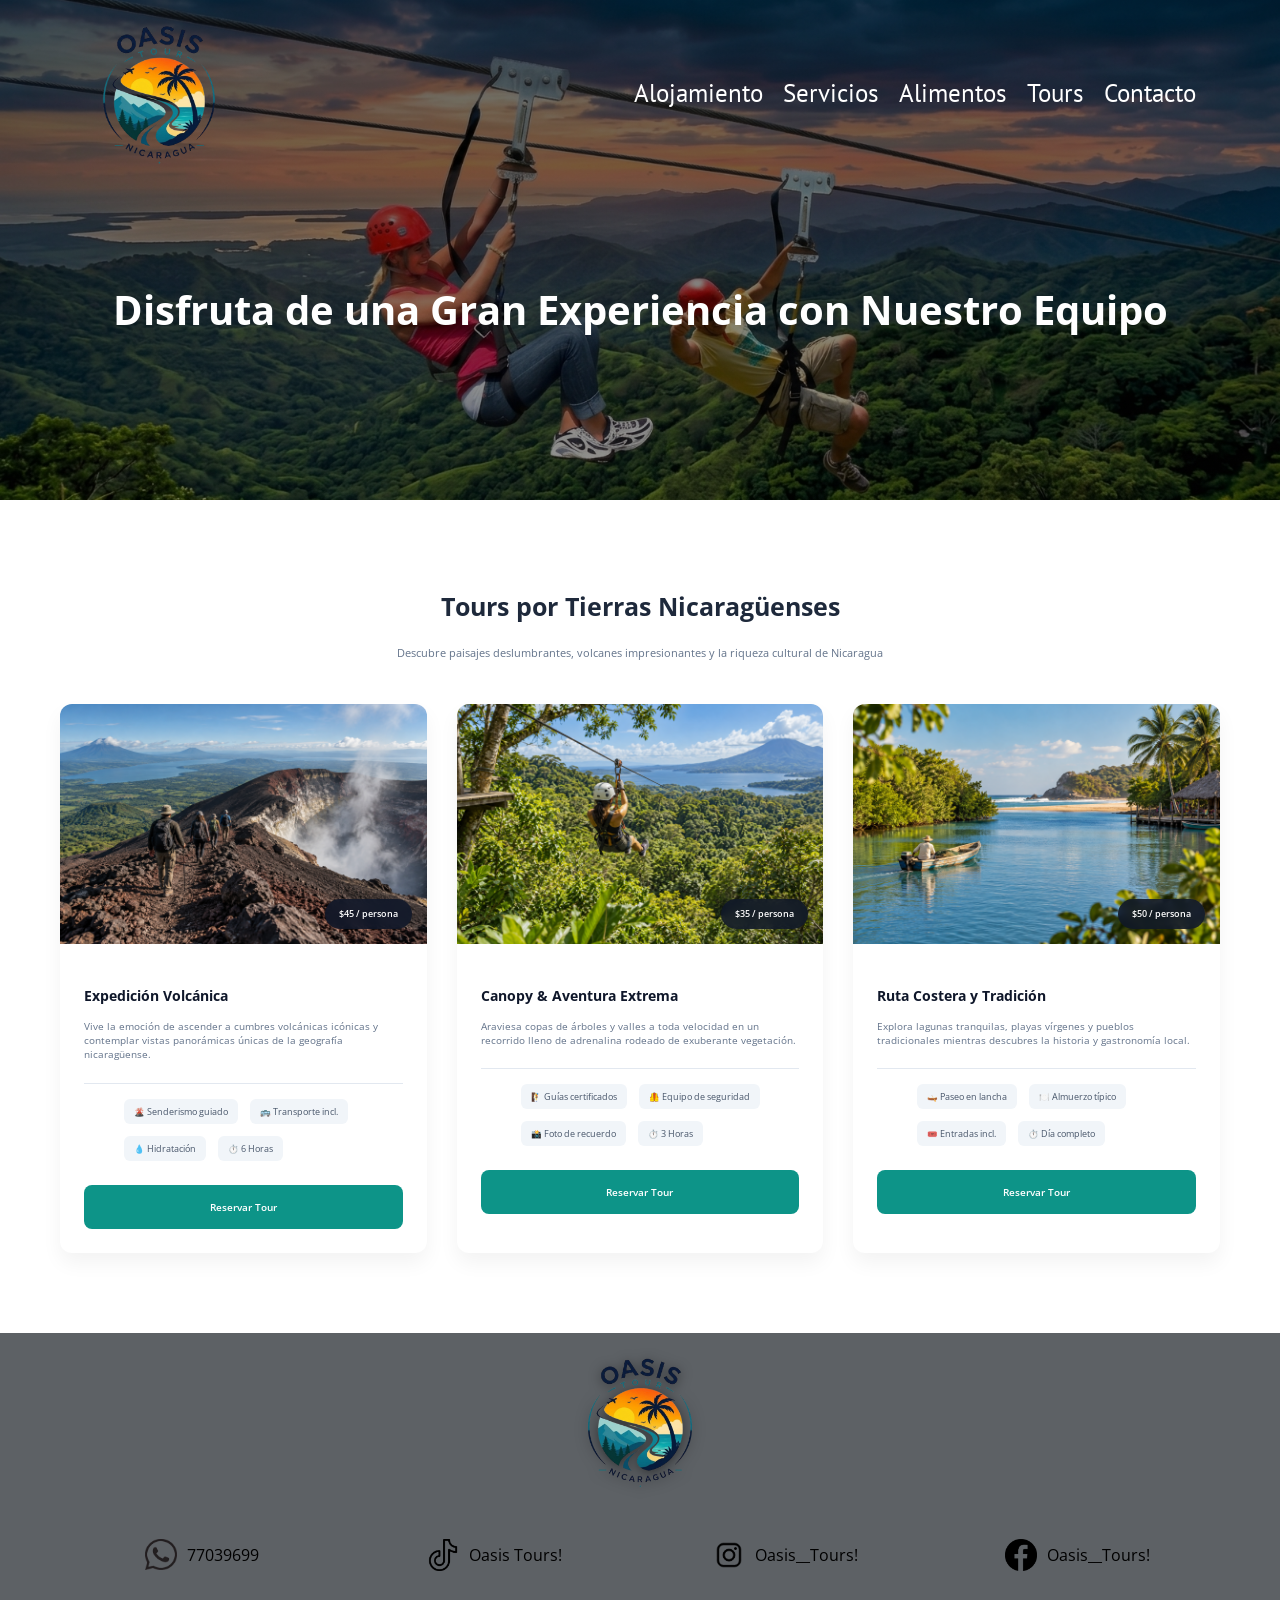
<file: tours.html>
<!DOCTYPE html>
<html lang="en">

<head>
    <meta charset="UTF-8">
    <meta name="viewport" content="width=device-width, initial-scale=1.0">

    <link rel="stylesheet" href="css/normalize.css">
    <link rel="stylesheet" href="css/style.css">
    <link rel="stylesheet" href="css/style_3.css">

    <link
        href="https://fonts.googleapis.com/css2?family=Krub&family=Open+Sans:ital,wght@0,300..800;1,300..800&family=Staatliches&display=swap"
        rel="stylesheet">
    <link rel="preconnect" href="https://fonts.googleapis.com">
    <link rel="preconnect" href="https://fonts.gstatic.com" crossorigin>
    <link
        href="https://fonts.googleapis.com/css2?family=Krub&family=Open+Sans:ital,wght@0,300..800;1,300..800&family=PT+Sans:ital,wght@0,400;0,700;1,400;1,700&family=Staatliches&display=swap"
        rel="stylesheet">
    <title>Document</title>
</head>

<body>

    <header class="header">

        <div class="contenedor">
            <div class="header__navegacion">

                <a class="header__logo no-margin" href="index.html">
                    <img class="no-margin oasis__logo" src="image/logo.png" alt="logo">
                </a>

                <nav class="barra__navegacion">
                    <a href="alojamiento.html" class="barra__enlace">Alojamiento</a>
                    <a href="servicios.html" class="barra__enlace">Servicios</a>
                    <a href="alimentos.html" class="barra__enlace">Alimentos</a>
                    <a href="tours.html" class="barra__enlace">Tours</a>
                    <a href="contacto.html" class="barra__enlace">Contacto</a>
                </nav>
            </div>

        </div>
        <div class="header__texto">
            <h2 class="no-margin frase__header">Disfruta de una Gran Experiencia con Nuestro Equipo</h2>

        </div>
    </header>

    <main class="container">
        <section class="tours-container">
            <div class="section-title">
                <h2>Tours por Tierras Nicaragüenses</h2>
                <p>Descubre paisajes deslumbrantes, volcanes impresionantes y la riqueza cultural de Nicaragua</p>
            </div>

            <div class="cards-grid">

                <!-- Tour 1: Volcán y Naturaleza -->
                <article class="card">
                    <div class="card-img-wrapper">
                        <img src="image/tour-volcan.png" alt="Excursión guiada a un volcán de Nicaragua">
                        <span class="price-tag">$45 / persona</span>
                    </div>
                    <div class="card-content">
                        <h3>Expedición Volcánica</h3>
                        <p>Vive la emoción de ascender a cumbres volcánicas icónicas y contemplar vistas panorámicas
                            únicas de la geografía nicaragüense.</p>
                        <ul class="card-features">
                            <li>🌋 Senderismo guiado</li>
                            <li>🚌 Transporte incl.</li>
                            <li>💧 Hidratación</li>
                            <li>⏱️ 6 Horas</li>
                        </ul>
                        <a href="#" class="btn-reserva">Reservar Tour</a>
                    </div>
                </article>

                <!-- Tour 2: Canopy & Aventura -->
                <article class="card">
                    <div class="card-img-wrapper">
                        <img src="image/tour-canopy.png" alt="Canopy y tirolina sobre el bosque tropical">
                        <span class="price-tag">$35 / persona</span>
                    </div>
                    <div class="card-content">
                        <h3>Canopy & Aventura Extrema</h3>
                        <p>Araviesa copas de árboles y valles a toda velocidad en un recorrido lleno de adrenalina
                            rodeado de exuberante vegetación.</p>
                        <ul class="card-features">
                            <li>🧗 Guías certificados</li>
                            <li>🦺 Equipo de seguridad</li>
                            <li>📸 Foto de recuerdo</li>
                            <li>⏱️ 3 Horas</li>
                        </ul>
                        <a href="#" class="btn-reserva">Reservar Tour</a>
                    </div>
                </article>

                <!-- Tour 3: Recorrido Cultural y Costa -->
                <article class="card">
                    <div class="card-img-wrapper">
                        <img src="image/tour-costa.png" alt="Paseo en lancha por una laguna costera">
                        <span class="price-tag">$50 / persona</span>
                    </div>
                    <div class="card-content">
                        <h3>Ruta Costera y Tradición</h3>
                        <p>Explora lagunas tranquilas, playas vírgenes y pueblos tradicionales mientras descubres la
                            historia y gastronomía local.</p>
                        <ul class="card-features">
                            <li>🛶 Paseo en lancha</li>
                            <li>🍽️ Almuerzo típico</li>
                            <li>🎟️ Entradas incl.</li>
                            <li>⏱️ Día completo</li>
                        </ul>
                        <a href="#" class="btn-reserva">Reservar Tour</a>
                    </div>
                </article>

            </div>
        </section>
    </main>

    <footer class="footer">
        <div class="footer__logo">
            <img class="logo__oasis" src="image/logo.png" alt="logo__oasis">
        </div>
        <div class="footer__fondo">

            <div class="footer__logos">
                <img class="footer__whatssap" src="image/logo_whatssapp.png" alt="logo__whatsapp">
                <p>77039699</p>
            </div>

            <div class="footer__logos">
                <img class="footer__whatssap" src="image/logo__tiktok.png" alt="logo__whatsapp">
                <p>Oasis Tours!</p>
            </div>

            <div class="footer__logos">
                <img class="footer__whatssap" src="image/insta__logo.png" alt="logo__whatsapp">
                <p>Oasis__Tours!</p>
            </div>

            <div class="footer__logos">
                <img class="footer__whatssap" src="image/facebook__logo.png" alt="logo__whatsapp">
                <p>Oasis__Tours!</p>
            </div>
        </div>
    </footer>
    <script src="js/reservas.js"></script>
</body>

</html>
</file>
<file: css/style.css>
:root {
    --verde: rgb(35, 227, 35);
    --negro: black;
    --blanco: white;
    --premium: #5d6165;

    --fuenteHeading: 'PT sans', sans-serif;
    --fuenteParrafos: 'Open Sans', sans-serif;
}

html {
    box-sizing: border-box;
    font-size: 62.5%;
}

*,
*::before,
*::after {
    box-sizing: inherit;
}

body {
    font-family: var(--fuenteParrafos);
    font-size: 1.6rem;
    line-height: 2;
    margin: 0;
}

/*Globales*/

a {
    text-decoration: none;
}

h1,
h2,
h3 {
    font-family: var(--cursivas);
}

h1 {
    font-size: 4.8rem;
}

h2 {
    font-size: 4rem;
}

h3 {
    font-size: 3.2rem;
}

img {
    max-width: 100%;
}

p {
    font-family: var(--fuenteParrafos);
}

.centrar-texto {
    text-align: center;
}

.contenedor {
    max-width: 120rem;
    width: 90%;
    margin: 0 auto;
}

.no-margin {
    margin: 0;
}

.no-padding {
    padding: 0;
}

.centrar-texto {
    text-align: center;
}

/*Inicio de sesion*/

.contenido_principal {
    display: grid;
    grid-template-columns: 1fr 1fr;
    gap: 2rem;
    min-height: 39.5rem;
}

.header {
    background-image:
        linear-gradient(to bottom, rgba(0, 0, 0, 0.6), rgba(0, 0, 0, 0.4)),
        url('../image/tirolinas.jpg');
    background-repeat: no-repeat;
    background-position: center;
    background-size: cover;
    height: 50rem;
}



.header__logo {
    display: inline-block;
    justify-content: center;
    max-width: 15rem;
    width: 100%;
}

.oasis__logo {
    width: 100%;
    height: auto;
    display: block;
}

@media (min-width: 768px) {
    .header__logo {
        width: 20%;
        height: auto;
    }
}

.header__navegacion {
    display: block;
    text-align: center;
}


.header__texto {
    color: var(--blanco);
    text-align: center;
    line-height: 1;
}

.frase__header {
    font-size: 4rem;
    width: 100%;
    height: auto;
}

@media (min-width: 768px) {
    .header__navegacion {
        display: flex;
        justify-content: space-between;
        padding: 2rem;
    }

    .header__texto {
        text-align: center;
        padding: 10rem;
        color: var(--blanco);
    }
}


.barra__enlace {
    color: var(--blanco);
    display: block;
    text-align: center;
    font-size: 2.5rem;
    position: relative;
}

@media (min-width: 768px) {
    .barra__enlace {
        color: var(--blanco);
        font-family: var(--fuenteHeading);
        position: relative;
        display: inline-block;
        padding-bottom: 0.5rem;
        text-decoration: none;
        transition: color 0.3s ease;
    }
}

.barra__enlace::after {
    content: '';
    position: absolute;
    bottom: 0;
    left: 0;
    width: 0%;
    height: 3px;
    background-color: var(--verde);
    transition: width 0.3s ease;
}

.barra__enlace:hover {
    color: var(--verde);
}

.barra__enlace:hover::after {
    width: 100%;
}

@media (min-width: 768px) {
    .barra__navegacion {
        display: flex;
        justify-content: center;
        align-items: center;
        gap: 2rem;
    }
}

/*Main*/

.principal__titulo {
    font-family: var(--fuenteHeading);
}

.principal__opciones {
    display: grid;
    grid-template-columns: repeat(2, 1fr);
    gap: 2rem;
}

.opciones__image {
    width: 85%;
    aspect-ratio: 0.71;
    overflow: hidden;
    position: relative;
    margin-top: 1.8rem;
}

.opciones__image a {
    display: block;
    height: 100%;
    color: var(--blanco);
}

.opciones__image img {
    display: block;
    width: 100%;
    height: 100%;
    object-fit: cover;
    transition: transform .35s ease;
}

.opciones__image::after {
    content: '';
    position: absolute;
    inset: 0;
    pointer-events: none;
    background: linear-gradient(to bottom, transparent 42%, rgba(0, 0, 0, .72) 100%);
}

.opciones__image:hover img {
    transform: scale(1.05);
}

.image__text {
    position: absolute;
    z-index: 1;
    right: 1.6rem;
    bottom: 1.5rem;
    left: 1.6rem;
    color: var(--blanco);
    line-height: 1.1;
}

.image__text h3 {
    margin: .4rem 0 0;
    font-family: var(--fuenteHeading);
    font-size: clamp(2.6rem, 4vw, 3.4rem);
    font-weight: 400;
}

.image__eyebrow {
    margin: 0;
    font-size: 1.2rem;
    font-weight: 700;
    line-height: 1.3;
}

.campo_boton {
    text-align: center;
}

.boton {
    color: var(--blanco);
    background-color: var(--celeste);
    border-radius: 2rem;
    border: 1px solid var(--negro);
    padding: 1rem;
    width: 15rem;
}

.boton:hover {
    cursor: pointer;
}

/* Ventana de formas de pago */
.modal-abierto {
    overflow: hidden;
}

.modal-reserva[hidden] {
    display: none;
}

.modal-reserva {
    position: fixed;
    z-index: 1000;
    inset: 0;
    display: grid;
    place-items: center;
    padding: 2rem;
}

.modal-reserva__fondo {
    position: absolute;
    inset: 0;
    background: rgba(15, 23, 42, .66);
}

.modal-reserva__contenido {
    position: relative;
    width: min(100%, 46rem);
    max-height: calc(100vh - 4rem);
    overflow-y: auto;
    padding: 3.2rem;
    border-radius: 1.6rem;
    background: var(--blanco);
    box-shadow: 0 2rem 5rem rgba(0, 0, 0, .28);
}

.modal-reserva__cerrar {
    position: absolute;
    top: 1rem;
    right: 1.4rem;
    border: 0;
    background: transparent;
    color: #475569;
    font-size: 3.2rem;
    line-height: 1;
    cursor: pointer;
}

.modal-reserva__etiqueta {
    margin: 0;
    color: #0d9488;
    font-size: 1.3rem;
    font-weight: 700;
    text-transform: uppercase;
    letter-spacing: .08em;
}

.modal-reserva__contenido h2 {
    margin: .4rem 0 1rem;
    color: #0f172a;
    font-size: 2.8rem;
    line-height: 1.15;
}

.modal-reserva__detalle {
    margin: 0 0 2rem;
    color: #64748b;
    line-height: 1.5;
}

.formas-pago {
    display: grid;
    gap: 1rem;
}

.datos-tarjeta {
    display: grid;
    grid-template-columns: repeat(2, minmax(0, 1fr));
    gap: 1.2rem;
    margin: .6rem 0 0;
    padding: 1.6rem;
    border: 1px solid #cbd5e1;
    border-radius: .9rem;
}

.datos-tarjeta[hidden] {
    display: none;
}

.datos-tarjeta legend {
    padding: 0 .5rem;
    color: #0f172a;
    font-size: 1.6rem;
    font-weight: 700;
}

.datos-tarjeta__campo {
    display: grid;
    gap: .4rem;
}

.datos-tarjeta__campo--completo,
.datos-tarjeta__aviso {
    grid-column: 1 / -1;
}

.datos-tarjeta__campo label {
    color: #334155;
    font-size: 1.3rem;
    font-weight: 700;
}

.datos-tarjeta__campo input {
    min-width: 0;
    border: 1px solid #94a3b8;
    border-radius: .6rem;
    padding: 1rem;
    color: #0f172a;
    font: inherit;
    line-height: 1.2;
}

.datos-tarjeta__campo input:focus {
    outline: 2px solid #0d9488;
    border-color: #0d9488;
}

.datos-tarjeta__aviso {
    margin: 0;
    color: #64748b;
    font-size: 1.2rem;
    line-height: 1.4;
}

.forma-pago {
    display: flex;
    align-items: center;
    gap: 1.2rem;
    padding: 1.3rem;
    border: 1px solid #cbd5e1;
    border-radius: .9rem;
    cursor: pointer;
}

.forma-pago:has(input:checked) {
    border-color: #0d9488;
    background: #f0fdfa;
}

.forma-pago input {
    width: 1.8rem;
    height: 1.8rem;
    accent-color: #0d9488;
}

.forma-pago strong,
.forma-pago small {
    display: block;
}

.forma-pago strong {
    color: #0f172a;
    font-size: 1.6rem;
}

.forma-pago small {
    color: #64748b;
    line-height: 1.4;
}

.modal-reserva__confirmar {
    margin-top: .8rem;
    border: 0;
    border-radius: .8rem;
    padding: 1.3rem;
    background: #0d9488;
    color: var(--blanco);
    font-weight: 700;
    cursor: pointer;
}

.modal-reserva__confirmar:hover {
    background: #0f766e;
}

.modal-reserva__mensaje {
    margin: 1.5rem 0 0;
    color: #0f766e;
    font-weight: 600;
    line-height: 1.5;
}

/* Galería */
.galeria {
    margin-top: 6rem;
    padding: 6rem 0;
    background: #f1f5f9;
}

.galeria__encabezado {
    max-width: 64rem;
    margin: 0 auto 3rem;
    text-align: center;
}

.galeria__encabezado h2 {
    margin: .3rem 0 .8rem;
    color: #0f172a;
    font-size: clamp(3rem, 5vw, 4.2rem);
    line-height: 1.1;
}

.galeria__encabezado > p:last-child {
    margin: 0;
    color: #64748b;
}

.galeria__etiqueta {
    margin: 0;
    color: #0d9488;
    font-size: 1.3rem;
    font-weight: 700;
    letter-spacing: .1em;
    text-transform: uppercase;
}

.galeria__grid {
    display: grid;
    grid-template-columns: repeat(2, minmax(0, 1fr));
    grid-auto-rows: 16rem;
    gap: 1.2rem;
}

.galeria__item {
    position: relative;
    overflow: hidden;
    padding: 0;
    border: 0;
    background: #0f172a;
    cursor: zoom-in;
}

.galeria__item--grande {
    grid-column: span 2;
    grid-row: span 2;
}

.galeria__item img {
    width: 100%;
    height: 100%;
    object-fit: cover;
    transition: transform .35s ease;
}

.galeria__item span {
    position: absolute;
    right: 0;
    bottom: 0;
    left: 0;
    padding: 2.8rem 1.2rem 1rem;
    background: linear-gradient(transparent, rgba(0, 0, 0, .78));
    color: var(--blanco);
    font-size: 1.5rem;
    font-weight: 700;
    text-align: left;
}

.galeria__item:hover img,
.galeria__item:focus-visible img {
    transform: scale(1.08);
}

.galeria__item:focus-visible {
    outline: 3px solid #0d9488;
    outline-offset: 3px;
}

.visor-galeria[hidden] {
    display: none;
}

.visor-galeria {
    position: fixed;
    z-index: 1100;
    inset: 0;
    display: grid;
    place-items: center;
    padding: 2rem;
}

.visor-galeria__fondo {
    position: absolute;
    inset: 0;
    background: rgba(2, 6, 23, .85);
}

.visor-galeria__contenido {
    position: relative;
    max-width: min(100%, 100rem);
    max-height: calc(100vh - 4rem);
}

.visor-galeria__contenido img {
    display: block;
    max-width: 100%;
    max-height: calc(100vh - 4rem);
    border-radius: .8rem;
    object-fit: contain;
}

.visor-galeria__cerrar {
    position: absolute;
    top: -1.3rem;
    right: -1.3rem;
    width: 3.6rem;
    height: 3.6rem;
    border: 0;
    border-radius: 50%;
    background: var(--blanco);
    color: #0f172a;
    font-size: 3rem;
    line-height: 1;
    cursor: pointer;
}

@media (min-width: 768px) {
    .galeria__grid {
        grid-template-columns: repeat(4, minmax(0, 1fr));
        grid-auto-rows: 18rem;
    }

    .galeria__item--grande {
        grid-column: span 2;
        grid-row: span 2;
    }
}


/*Footer*/

.footer {
    background-color: var(--premium);
    margin-top: 2rem;
    padding: 2rem 0;
}

.logo__oasis {
    width: 14rem;
    height: auto;
    filter: drop-shadow(0px 2px 6px rgba(0,0,0,0.5));
}

.footer__logo {
    display: flex;
    justify-content: center;
    align-items: center;
    margin-bottom: 3rem;
}


.footer__fondo {
    display: grid;
    grid-template-columns: repeat(2, 1fr);
    gap: 1.5rem;
    max-width: 120rem;
    width: 90%;
    margin: 0 auto;
}

.footer__logos {
    display: flex;
    flex-direction: row;
    justify-content: center;
    align-items: center;
    gap: 1rem;
}

.footer__logos:hover {
    transform: translateY(-3px);
    background-color: rgba(255, 255, 255, 0.12);
    border-color: var(--verde);
}

.footer__whatssap {
    width: 2.8rem;
    height: 2.8rem;
    object-fit: contain;
}

@media (min-width: 768px) {
    .footer__fondo {
        grid-template-columns: repeat(4, 1fr);
    }

    .footer__whatssap {
        width: 3.2rem;
        height: 3.2rem;
    }
}

/* Ajustes para pantallas pequeñas */
@media (max-width: 767px) {
    body {
        overflow-x: hidden;
    }

    .contenedor {
        width: min(100% - 3.2rem, 120rem);
    }

    .header {
        height: auto;
        min-height: 48rem;
    }

    .header__navegacion {
        padding-top: 1.6rem;
    }

    .header__logo {
        max-width: 11rem;
    }

    .barra__navegacion {
        display: grid;
        grid-template-columns: repeat(3, minmax(0, 1fr));
        gap: .4rem 1.2rem;
        margin: 1rem auto 0;
        max-width: 42rem;
    }

    .barra__enlace:nth-child(5) {
        grid-column: 2;
    }

    .barra__enlace {
        padding: .6rem .2rem;
        font-size: 1.8rem;
        line-height: 1.35;
    }

    .header__texto {
        padding: 8rem 1.6rem 5rem;
    }

    .frase__header {
        font-size: clamp(3.2rem, 10vw, 4.2rem);
        line-height: 1.12;
    }

    .principal__opciones {
        grid-template-columns: 1fr;
    }

    .opciones__image {
        width: 100%;
        margin-top: 0;
    }

    .alojamiento-container,
    .tours-container,
    .servicios-container,
    .contacto-container {
        padding: 4rem 0;
    }

    .section-title,
    .tours-container .section-title,
    .servicios-container .section-title,
    .contacto-container .section-title {
        margin-bottom: 3rem;
    }

    .section-title h2,
    .tours-container .section-title h2,
    .servicios-container .section-title h2,
    .contacto-container .section-title h2 {
        font-size: 2.8rem;
        line-height: 1.2;
    }

    .section-title p,
    .tours-container .section-title p,
    .servicios-container .section-title p,
    .contacto-container .section-title p {
        font-size: 1.7rem;
        line-height: 1.65;
    }

    .cards-grid,
    .tours-container .cards-grid,
    .servicios-grid,
    .contacto-wrapper {
        grid-template-columns: minmax(0, 1fr);
    }

    .cards-grid,
    .tours-container .cards-grid,
    .servicios-grid {
        gap: 2rem;
    }

    .contacto-wrapper {
        gap: 3rem;
        padding: 2.4rem;
        border-radius: 1.2rem;
    }

    .contacto-info > p {
        margin-bottom: 2.4rem;
    }

    .info-list {
        gap: 1.6rem;
        padding-left: 0;
    }

    .info-list li {
        gap: 1.2rem;
    }

    .info-list li > div {
        min-width: 0;
    }

    .info-list p {
        overflow-wrap: anywhere;
    }

    .form-group input,
    .form-group select,
    .form-group textarea {
        min-width: 0;
    }

    .card-content {
        padding: 2rem;
    }

    .card-features {
        gap: .8rem;
    }
}

@media (max-width: 370px) {
    .barra__navegacion {
        grid-template-columns: repeat(2, minmax(0, 1fr));
    }

    .barra__enlace:nth-child(5) {
        grid-column: auto;
    }
}
</file>
<file: css/alimentos.css>
.alimentos-header {
    min-height: 50rem;
    background-image: linear-gradient(to bottom, rgba(7, 47, 35, .76), rgba(0, 0, 0, .62)), url('../image/gastronomia-desayuno.png');
}

.alimentos-header__texto {
    max-width: 88rem;
    margin: 0 auto;
    padding: 8rem 2rem 4rem;
}

.alimentos-header__texto h1 { font-family: var(--fuenteHeading); font-size: clamp(4rem, 7vw, 6.4rem); line-height: 1.05; }
.alimentos-header__texto > p:last-child { max-width: 62rem; margin: 1.8rem auto 0; font-size: 1.9rem; line-height: 1.55; }
.alimentos-header__eyebrow, .alimentos-etiqueta { margin: 0; color: #0d9488; font-size: 1.3rem; font-weight: 700; letter-spacing: .12em; text-transform: uppercase; }
.alimentos-header__eyebrow { color: #b8f3d6; margin-bottom: 1.2rem; }

.alimentos-intro { display: grid; gap: 2rem; padding: 7rem 0; align-items: center; }
.alimentos-intro h2, .alimentos-section-title h2, .alimentos-cta h2 { margin: .5rem 0 0; color: #0f172a; font-size: clamp(3rem, 5vw, 4.2rem); line-height: 1.12; }
.alimentos-intro > p { margin: 0; color: #475569; font-size: 1.8rem; line-height: 1.75; }

.galeria-gastronomica { display: grid; grid-template-columns: repeat(2, minmax(0, 1fr)); grid-auto-rows: 17rem; gap: 1.4rem; padding-bottom: 7rem; }
.galeria-gastronomica__foto { position: relative; margin: 0; overflow: hidden; border-radius: 1.2rem; background: #134e4a; }
.galeria-gastronomica__foto--grande { grid-column: span 2; grid-row: span 2; }
.galeria-gastronomica__foto img { display: block; width: 100%; height: 100%; object-fit: cover; transition: transform .4s ease; }
.galeria-gastronomica__foto::after { position: absolute; inset: 45% 0 0; content: ''; background: linear-gradient(transparent, rgba(0, 0, 0, .76)); pointer-events: none; }
.galeria-gastronomica__foto figcaption { position: absolute; z-index: 1; right: 1.5rem; bottom: 1.2rem; left: 1.5rem; color: #fff; font-size: 1.4rem; font-weight: 700; line-height: 1.35; }
.galeria-gastronomica__foto:hover img { transform: scale(1.05); }

.menu-section { padding: 6rem 0 7rem; background: #f0fdf4; }
.alimentos-section-title { margin-bottom: 3.8rem; text-align: center; }
.menu-grid { display: grid; gap: 2rem; }
.menu-card { position: relative; padding: 3.2rem 2.6rem; border: 1px solid #d1fae5; border-radius: 1.4rem; background: #fff; box-shadow: 0 1.2rem 3rem rgba(15, 118, 110, .08); }
.menu-card--featured { border: 2px solid #0d9488; transform: translateY(-.5rem); }
.menu-card__badge { position: absolute; top: -1.4rem; left: 50%; padding: .5rem 1.4rem; border-radius: 2rem; background: #0d9488; color: white; font-size: 1.25rem; font-weight: 700; transform: translateX(-50%); white-space: nowrap; }
.menu-card__icon { display: grid; place-items: center; width: 5.6rem; height: 5.6rem; margin-bottom: 1.5rem; border-radius: 50%; background: #dcfce7; font-size: 2.7rem; }
.menu-card h3 { margin: 0; color: #0f172a; font-size: 2.6rem; line-height: 1.2; }
.menu-card__horario { margin: .7rem 0 1.7rem; color: #0f766e; font-size: 1.35rem; font-weight: 700; }
.menu-card ul { display: grid; gap: 1.2rem; margin: 0; padding: 1.7rem 0 0; list-style: none; border-top: 1px solid #d1fae5; }
.menu-card li span, .menu-card li strong { display: block; }
.menu-card li span { color: #1e293b; font-weight: 700; line-height: 1.35; }
.menu-card li strong { margin-top: .15rem; color: #64748b; font-size: 1.35rem; font-weight: 400; line-height: 1.4; }

.alimentos-beneficios { display: grid; gap: 2rem; padding: 7rem 0; }
.alimentos-beneficios article { display: flex; gap: 1.6rem; align-items: flex-start; }
.alimentos-beneficios article > span { display: grid; flex: 0 0 5.4rem; place-items: center; width: 5.4rem; height: 5.4rem; border-radius: 50%; background: #ecfdf5; font-size: 2.5rem; }
.alimentos-beneficios h3 { margin: 0 0 .4rem; color: #0f172a; font-size: 2.1rem; line-height: 1.2; }
.alimentos-beneficios p { margin: 0; color: #64748b; font-size: 1.5rem; line-height: 1.55; }

.alimentos-cta { padding: 7rem 0; background: #134e4a; color: white; text-align: center; }
.alimentos-cta h2 { color: white; }
.alimentos-cta > .contenedor > p:not(.alimentos-etiqueta) { max-width: 62rem; margin: 1.5rem auto 2.8rem; font-size: 1.8rem; line-height: 1.65; }
.alimentos-cta .alimentos-etiqueta { color: #99f6e4; }
.alimentos-boton { display: inline-block; padding: 1.2rem 2.4rem; border-radius: .8rem; background: #fff; color: #115e59; font-weight: 700; transition: transform .2s ease, background-color .2s ease; }
.alimentos-boton:hover { background: #ccfbf1; transform: translateY(-.2rem); }

@media (min-width: 768px) {
    .alimentos-header__texto { padding-top: 8rem; }
    .alimentos-intro { grid-template-columns: 1fr 1fr; gap: 7rem; }
    .galeria-gastronomica { grid-template-columns: 2fr 1fr 1fr; grid-template-rows: repeat(2, 20rem); }
    .galeria-gastronomica__foto--grande { grid-column: span 1; grid-row: span 2; }
    .menu-grid { grid-template-columns: repeat(3, 1fr); align-items: stretch; }
    .alimentos-beneficios { grid-template-columns: repeat(3, 1fr); gap: 4rem; }
}

@media (max-width: 767px) {
    .alimentos-header {
        min-height: 54rem;
        background-position: 58% center;
    }

    .alimentos-header .header__navegacion {
        padding-right: 0;
        padding-left: 0;
    }

    .alimentos-header .barra__navegacion {
        grid-template-columns: repeat(3, minmax(0, 1fr));
        max-width: 38rem;
        gap: .3rem .5rem;
    }

    .alimentos-header .barra__enlace {
        font-size: 1.55rem;
        white-space: nowrap;
    }

    .alimentos-header__texto {
        padding: 6.5rem 2rem 4rem;
    }

    .alimentos-header__texto h1 {
        font-size: clamp(3.6rem, 10.5vw, 4.6rem);
    }

    .alimentos-header__texto > p:last-child {
        font-size: 1.65rem;
    }

    .alimentos-intro {
        padding: 4.5rem 0 3.5rem;
    }

    .alimentos-intro h2,
    .alimentos-section-title h2,
    .alimentos-cta h2 {
        font-size: 3rem;
    }

    .alimentos-intro > p {
        font-size: 1.65rem;
        line-height: 1.65;
    }

    .galeria-gastronomica {
        grid-auto-rows: 14rem;
        gap: 1rem;
        padding-bottom: 4.5rem;
    }

    .galeria-gastronomica__foto--grande {
        min-height: 25rem;
    }

    .galeria-gastronomica__foto figcaption {
        right: 1rem;
        bottom: .9rem;
        left: 1rem;
        font-size: 1.25rem;
    }

    .menu-section {
        padding: 4.5rem 0;
    }

    .alimentos-section-title {
        margin-bottom: 3.2rem;
    }

    .menu-grid {
        gap: 3.2rem;
    }

    .menu-card {
        padding: 2.7rem 2rem;
    }

    .menu-card--featured {
        transform: none;
    }

    .menu-card__icon {
        width: 5rem;
        height: 5rem;
        font-size: 2.4rem;
    }

    .alimentos-beneficios {
        gap: 2.6rem;
        padding: 4.5rem 0;
    }

    .alimentos-beneficios article > span {
        flex-basis: 4.6rem;
        width: 4.6rem;
        height: 4.6rem;
        font-size: 2.15rem;
    }

    .alimentos-cta {
        padding: 5rem 0;
    }

    .alimentos-cta > .contenedor > p:not(.alimentos-etiqueta) {
        font-size: 1.65rem;
    }

    .alimentos-boton {
        width: 100%;
        max-width: 32rem;
        padding: 1.45rem 2rem;
        font-size: 1.65rem;
    }
}

@media (max-width: 370px) {
    .alimentos-header .barra__navegacion {
        grid-template-columns: repeat(2, minmax(0, 1fr));
    }

    .alimentos-header__texto {
        padding-top: 5.2rem;
    }
}
</file>
<file: css/style_2.css>
/* Sección Principal de Alojamiento */
.alojamiento-container {
  max-width: 1200px;
  margin: 0 auto;
  padding: 60px 20px;
}

.section-title {
  text-align: center;
  margin-bottom: 40px;
}

.section-title h2 {
  font-size: 2.5rem;
  color: #1e293b;
  margin-bottom: 10px;
}

.section-title p {
  color: #64748b;
  font-size: 1.1rem;
}

/* Grid de Tarjetas */
.cards-grid {
  display: grid;
  grid-template-columns: repeat(auto-fit, minmax(320px, 1fr));
  gap: 30px;
}

/* Tarjeta Individual */
.card {
  background: #ffffff;
  border-radius: 12px;
  overflow: hidden;
  box-shadow: 0 10px 20px rgba(0, 0, 0, 0.05);
  transition: transform 0.3s ease, box-shadow 0.3s ease;
}

.card:hover {
  transform: translateY(-8px);
  box-shadow: 0 15px 30px rgba(0, 0, 0, 0.12);
}

/* Contenedor e Imagen */
.card-img-wrapper {
  position: relative;
  height: 240px;
  overflow: hidden;
}

.card-img-wrapper img {
  width: 100%;
  height: 100%;
  object-fit: cover;
}

.price-tag {
  position: absolute;
  bottom: 15px;
  right: 15px;
  background: rgba(15, 23, 42, 0.85);
  color: #ffffff;
  padding: 6px 14px;
  border-radius: 20px;
  font-weight: 600;
  font-size: 0.9rem;
  backdrop-filter: blur(4px);
}

/* Contenido de la Tarjeta */
.card-content {
  padding: 24px;
}

.card-content h3 {
  font-size: 1.4rem;
  color: #0f172a;
  margin-bottom: 10px;
}

.card-content p {
  color: #64748b;
  font-size: 0.95rem;
  line-height: 1.5;
  margin-bottom: 20px;
}

/* Lista de Amenidades */
.card-features {
  list-style: none;
  display: flex;
  flex-wrap: wrap;
  gap: 12px;
  margin-bottom: 24px;
  padding-top: 15px;
  border-top: 1px solid #e2e8f0;
}

.card-features li {
  font-size: 0.85rem;
  background: #f1f5f9;
  color: #475569;
  padding: 4px 10px;
  border-radius: 6px;
}

/* Botón de Reserva */
.btn-reserva {
  display: block;
  width: 100%;
  text-align: center;
  background-color: #0d9488;
  color: #ffffff;
  padding: 12px 0;
  border: none;
  border-radius: 8px;
  font-size: 1rem;
  font-weight: 600;
  cursor: pointer;
  text-decoration: none;
  transition: background-color 0.2s ease;
}

.btn-reserva:hover {
  background-color: #0f766e;
}
</file>
<file: css/style_5.css>
/* Sección Principal de Contacto */
.contacto-container {
  max-width: 1200px;
  margin: 0 auto;
  padding: 60px 20px;
}

.contacto-container .section-title {
  text-align: center;
  margin-bottom: 50px;
}

.contacto-container .section-title h2 {
  font-size: 2.5rem;
  color: #1e293b;
  margin-bottom: 10px;
}

.contacto-container .section-title p {
  color: #64748b;
  font-size: 1.1rem;
}

/* Layout de 2 columnas */
.contacto-wrapper {
  display: grid;
  grid-template-columns: repeat(auto-fit, minmax(320px, 1fr));
  gap: 40px;
  background: #ffffff;
  border-radius: 16px;
  padding: 40px;
  box-shadow: 0 10px 25px rgba(0, 0, 0, 0.05);
}

/* Columna de Información */
.contacto-info h3 {
  font-size: 1.6rem;
  color: #0f172a;
  margin-bottom: 15px;
}

.contacto-info > p {
  color: #64748b;
  line-height: 1.6;
  margin-bottom: 30px;
}

.info-list {
  list-style: none;
  display: flex;
  flex-direction: column;
  gap: 20px;
}

.info-list li {
  display: flex;
  align-items: flex-start;
  gap: 15px;
}

.info-icon {
  font-size: 1.5rem;
  background: #f0fdf4;
  padding: 10px;
  border-radius: 10px;
}

.info-list strong {
  display: block;
  color: #1e293b;
  font-size: 0.95rem;
}

.info-list p {
  color: #64748b;
  font-size: 0.9rem;
}

/* Formulario */
.contacto-form {
  display: flex;
  flex-direction: column;
  gap: 20px;
}

.form-group {
  display: flex;
  flex-direction: column;
  gap: 8px;
}

.form-group label {
  font-size: 0.9rem;
  font-weight: 600;
  color: #334155;
}

.form-group input,
.form-group select,
.form-group textarea {
  width: 100%;
  padding: 12px 16px;
  border: 1px solid #cbd5e1;
  border-radius: 8px;
  font-size: 0.95rem;
  color: #1e293b;
  outline: none;
  transition: border-color 0.2s ease, box-shadow 0.2s ease;
}

.form-group input:focus,
.form-group select:focus,
.form-group textarea:focus {
  border-color: #0d9488;
  box-shadow: 0 0 0 3px rgba(13, 148, 136, 0.15);
}

.btn-enviar {
  background-color: #0d9488;
  color: #ffffff;
  padding: 14px;
  border: none;
  border-radius: 8px;
  font-size: 1rem;
  font-weight: 600;
  cursor: pointer;
  transition: background-color 0.2s ease;
  margin-top: 10px;
}

.btn-enviar:hover {
  background-color: #0f766e;
}
</file>
<file: css/style_4.css>
/* Sección Principal de Servicios */
.servicios-container {
  max-width: 1200px;
  margin: 0 auto;
  padding: 60px 20px;
}

.servicios-container .section-title {
  text-align: center;
  margin-bottom: 50px;
}

.servicios-container .section-title h2 {
  font-size: 2.5rem;
  color: #1e293b;
  margin-bottom: 10px;
}

.servicios-container .section-title p {
  color: #64748b;
  font-size: 1.1rem;
}

/* Grid de Servicios */
.servicios-grid {
  display: grid;
  grid-template-columns: repeat(auto-fit, minmax(280px, 1fr));
  gap: 30px;
}

/* Tarjeta Individual de Servicio */
.servicio-card {
  background: #ffffff;
  padding: 35px 25px;
  border-radius: 12px;
  text-align: center;
  box-shadow: 0 10px 20px rgba(0, 0, 0, 0.04);
  border: 1px solid #e2e8f0;
  transition: transform 0.3s ease, box-shadow 0.3s ease, border-color 0.3s ease;
}

.servicio-card:hover {
  transform: translateY(-6px);
  box-shadow: 0 15px 30px rgba(0, 0, 0, 0.08);
  border-color: #0d9488;
}

/* Iconos */
.servicio-icon {
  font-size: 2.8rem;
  margin-bottom: 20px;
  display: inline-block;
  background: #f0fdf4;
  width: 70px;
  height: 70px;
  line-height: 70px;
  border-radius: 50%;
}

/* Textos de la Tarjeta */
.servicio-card h3 {
  font-size: 1.25rem;
  color: #0f172a;
  margin-bottom: 12px;
}

.servicio-card p {
  color: #64748b;
  font-size: 0.95rem;
  line-height: 1.6;
}
</file>
<file: css/style_3.css>
/* Sección Principal de Tours */
.tours-container {
  max-width: 1200px;
  margin: 0 auto;
  padding: 60px 20px;
}

.tours-container .section-title {
  text-align: center;
  margin-bottom: 40px;
}

.tours-container .section-title h2 {
  font-size: 2.5rem;
  color: #1e293b;
  margin-bottom: 10px;
}

.tours-container .section-title p {
  color: #64748b;
  font-size: 1.1rem;
}

/* Reutilización y ajuste de Grid y Tarjetas */
.tours-container .cards-grid {
  display: grid;
  grid-template-columns: repeat(auto-fit, minmax(320px, 1fr));
  gap: 30px;
}

.tours-container .card {
  background: #ffffff;
  border-radius: 12px;
  overflow: hidden;
  box-shadow: 0 10px 20px rgba(0, 0, 0, 0.05);
  transition: transform 0.3s ease, box-shadow 0.3s ease;
}

.tours-container .card:hover {
  transform: translateY(-8px);
  box-shadow: 0 15px 30px rgba(0, 0, 0, 0.12);
}

/* Imagen y Etiqueta de Precio */
.tours-container .card-img-wrapper {
  position: relative;
  height: 240px;
  overflow: hidden;
}

.tours-container .card-img-wrapper img {
  width: 100%;
  height: 100%;
  object-fit: cover;
}

.tours-container .price-tag {
  position: absolute;
  bottom: 15px;
  right: 15px;
  background: rgba(15, 23, 42, 0.85);
  color: #ffffff;
  padding: 6px 14px;
  border-radius: 20px;
  font-weight: 600;
  font-size: 0.9rem;
  backdrop-filter: blur(4px);
}

/* Contenido */
.tours-container .card-content {
  padding: 24px;
}

.tours-container .card-content h3 {
  font-size: 1.4rem;
  color: #0f172a;
  margin-bottom: 10px;
}

.tours-container .card-content p {
  color: #64748b;
  font-size: 0.95rem;
  line-height: 1.5;
  margin-bottom: 20px;
}

/* Características del Tour */
.tours-container .card-features {
  list-style: none;
  display: flex;
  flex-wrap: wrap;
  gap: 12px;
  margin-bottom: 24px;
  padding-top: 15px;
  border-top: 1px solid #e2e8f0;
}

.tours-container .card-features li {
  font-size: 0.85rem;
  background: #f1f5f9;
  color: #475569;
  padding: 4px 10px;
  border-radius: 6px;
}

/* Botón de Acción */
.tours-container .btn-reserva {
  display: block;
  width: 100%;
  text-align: center;
  background-color: #0d9488;
  color: #ffffff;
  padding: 12px 0;
  border: none;
  border-radius: 8px;
  font-size: 1rem;
  font-weight: 600;
  cursor: pointer;
  text-decoration: none;
  transition: background-color 0.2s ease;
}

.tours-container .btn-reserva:hover {
  background-color: #0f766e;
}
</file>
